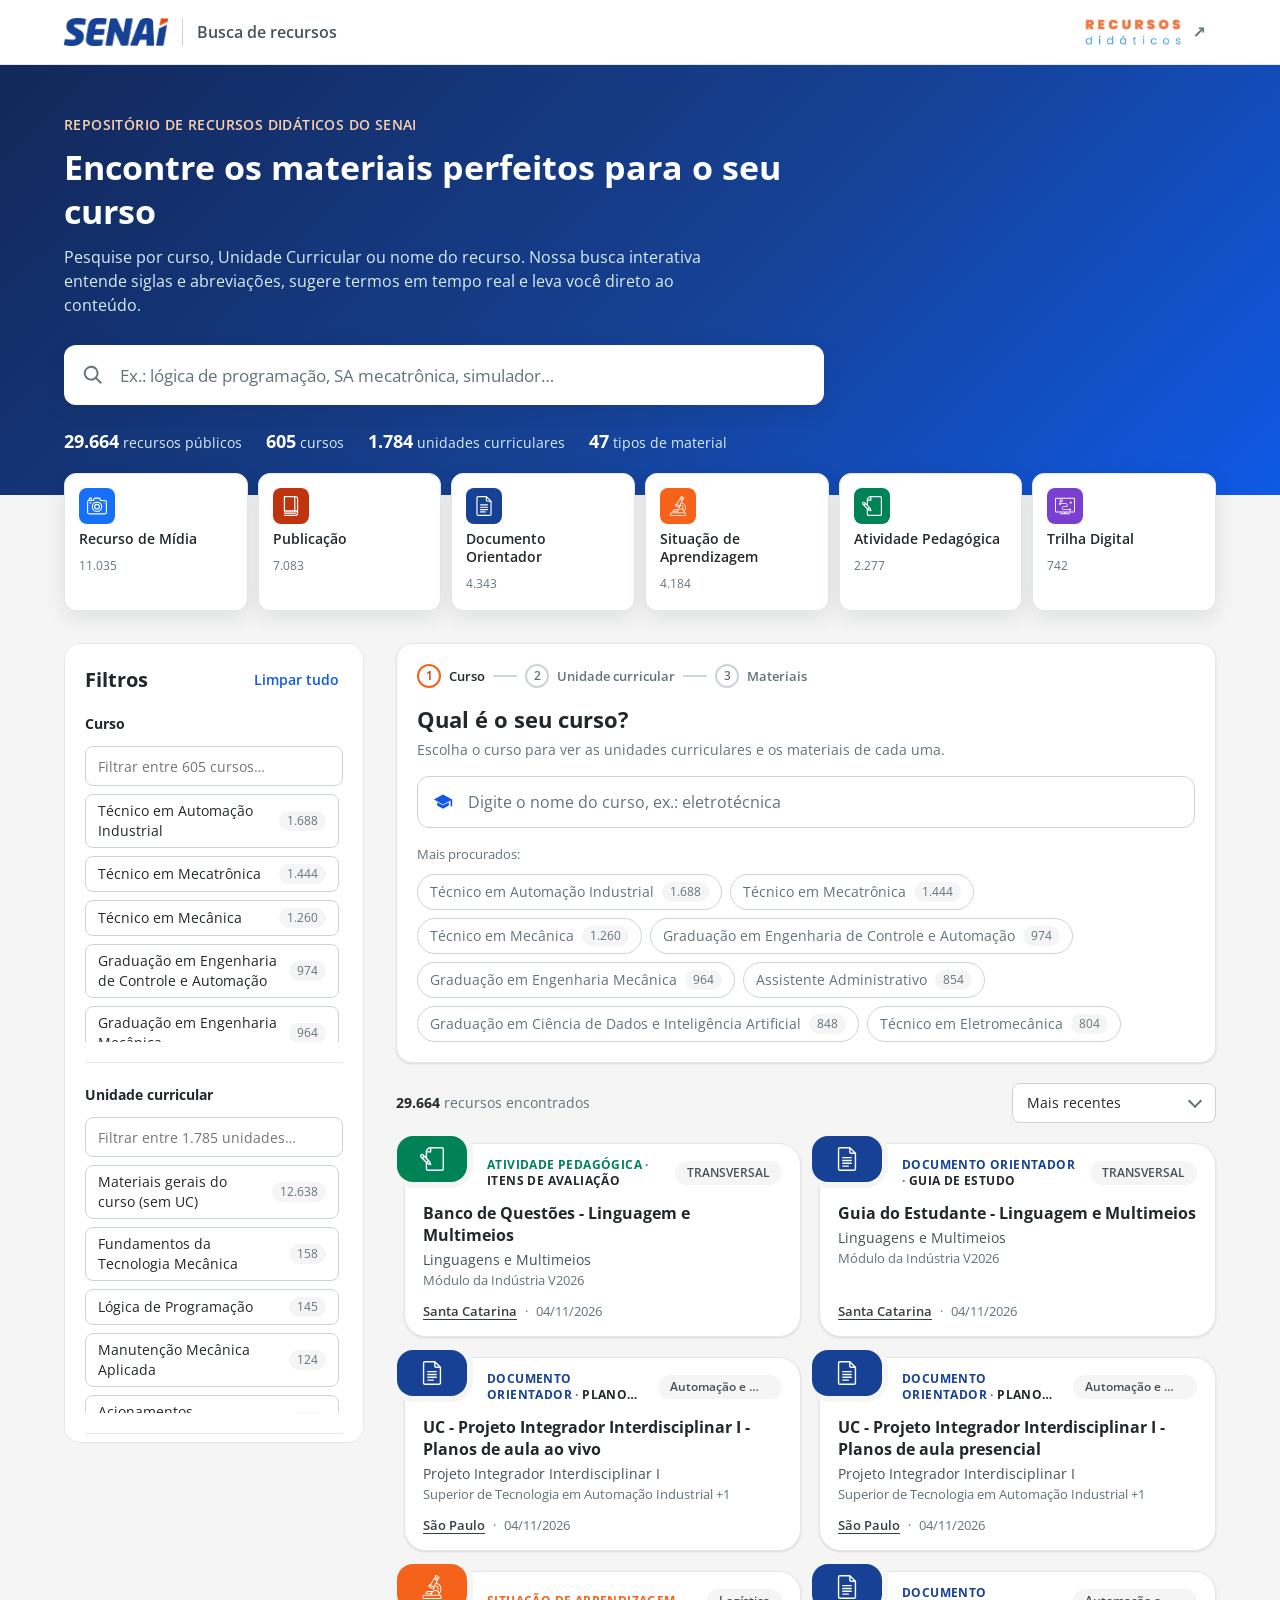
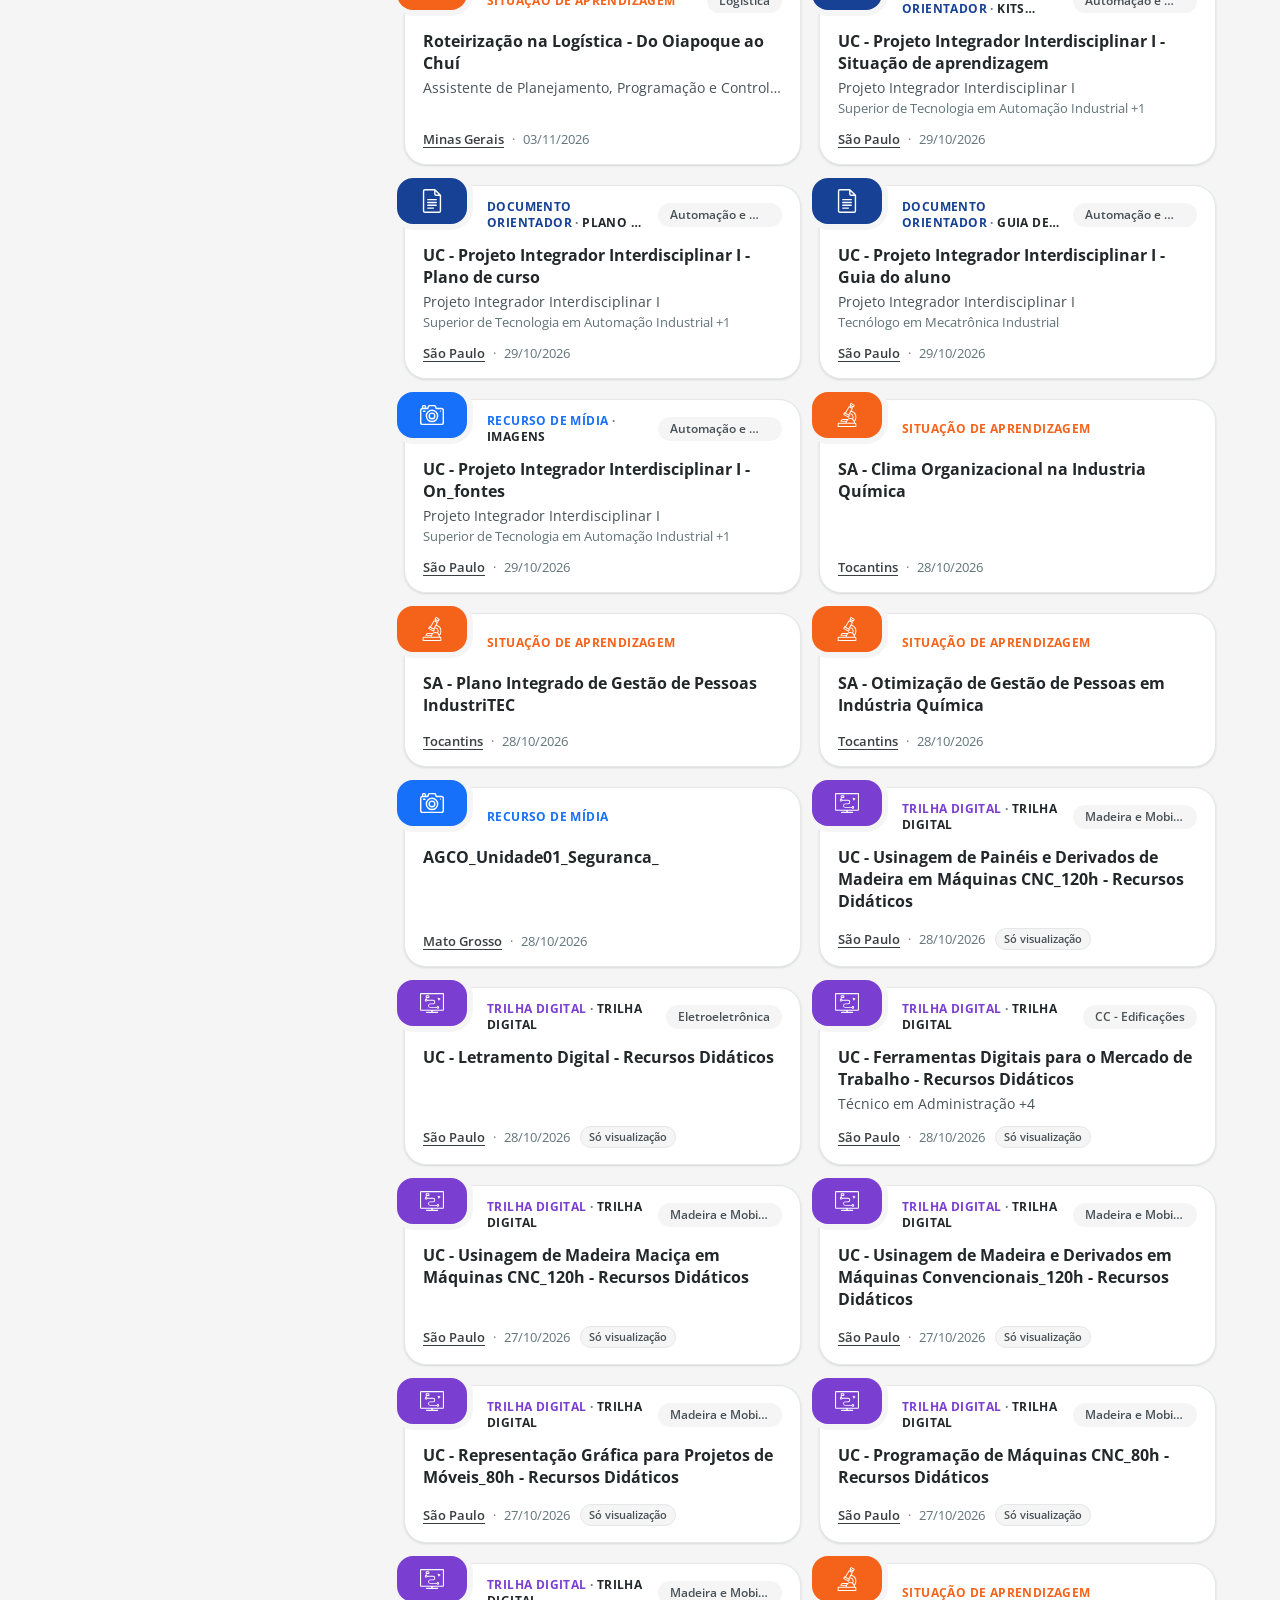
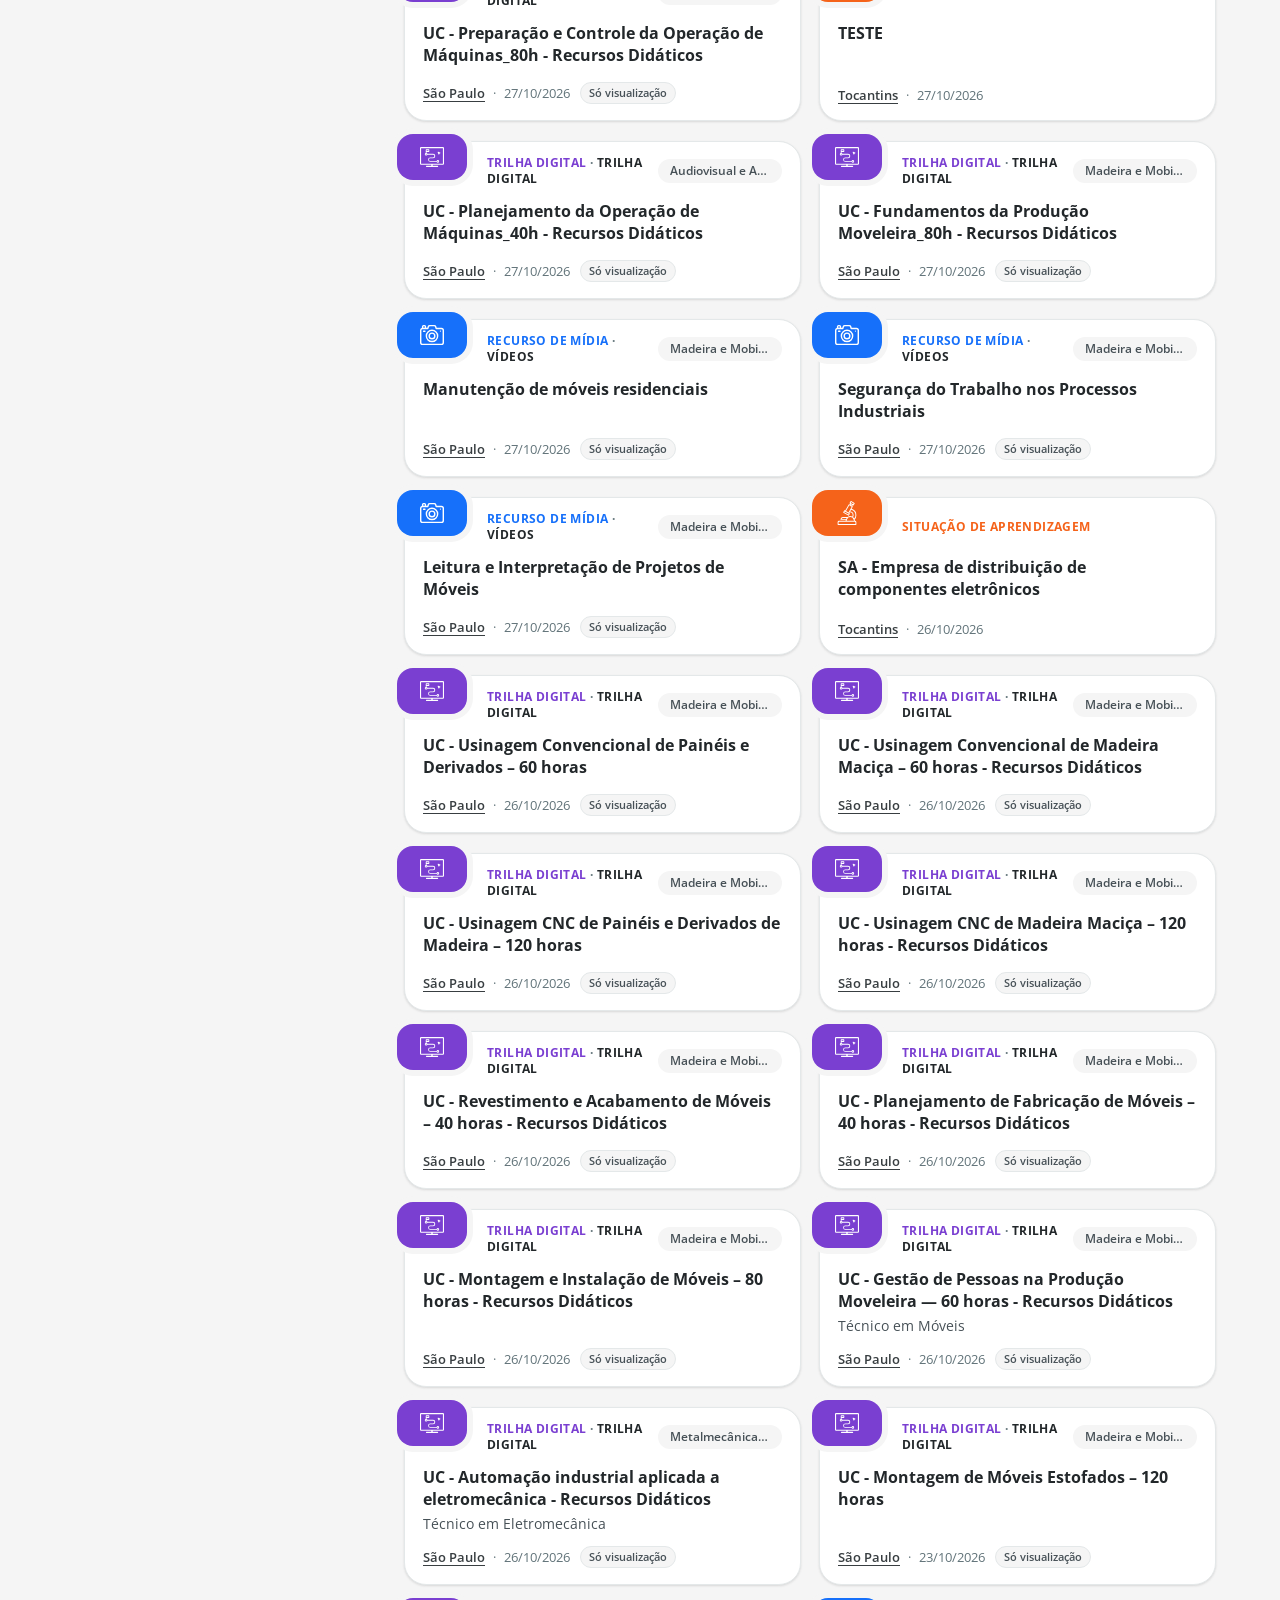
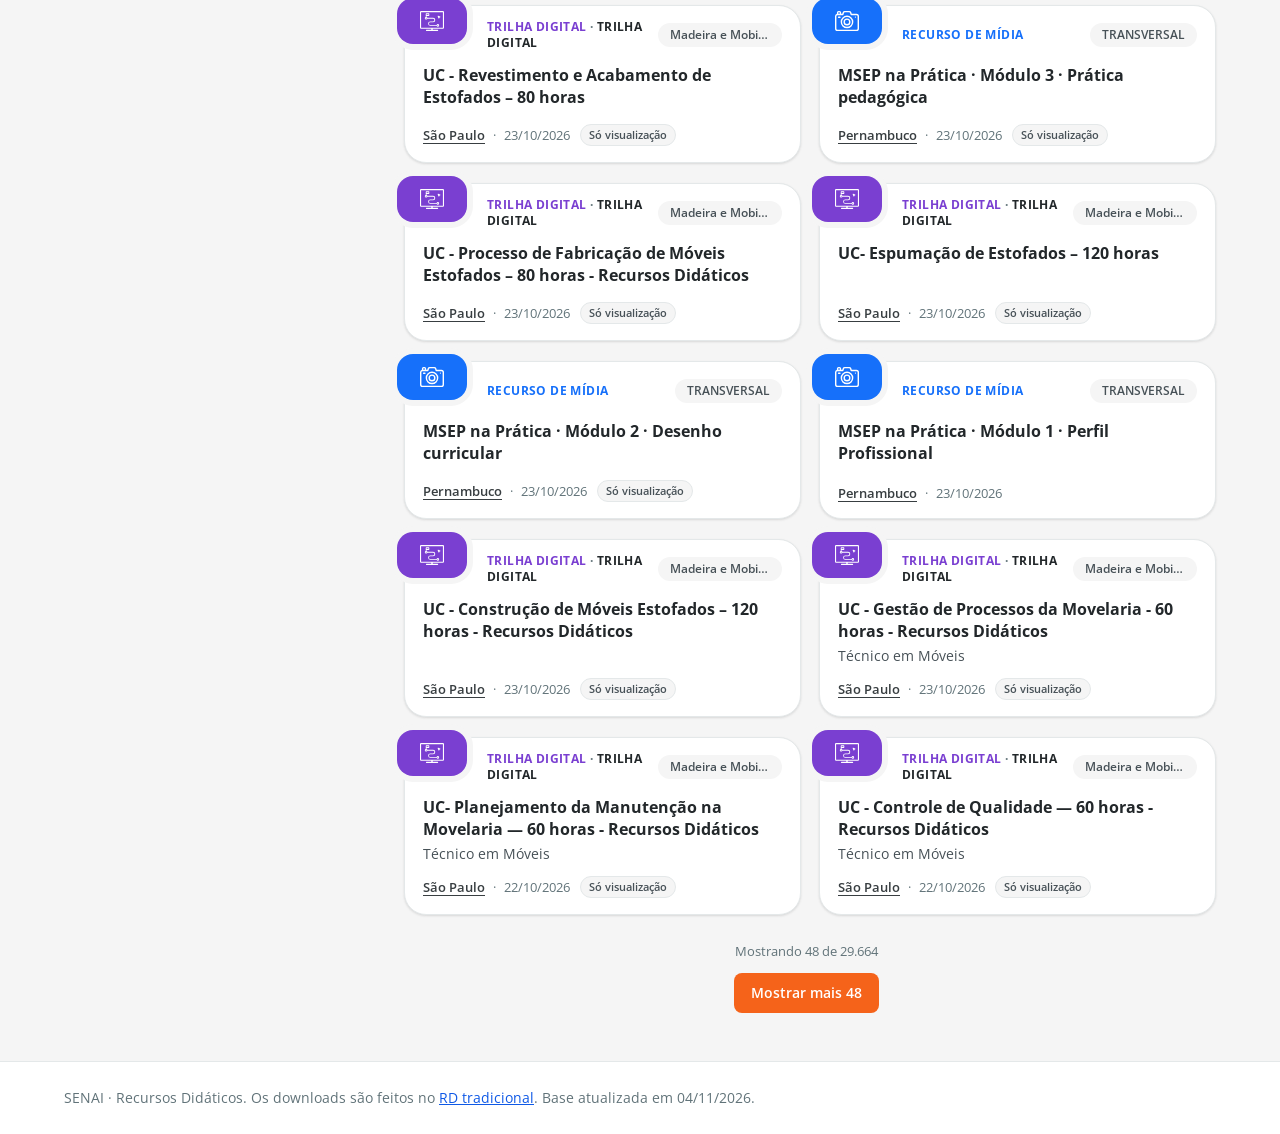
<file: index.html>
<!doctype html>
<html lang="pt-BR">
<head>
  <meta charset="utf-8">
  <meta name="viewport" content="width=device-width, initial-scale=1">
  <title>Busca de Recursos Didáticos | SENAI</title>
  <link rel="preconnect" href="https://fonts.googleapis.com">
  <link rel="preconnect" href="https://fonts.gstatic.com" crossorigin>
  <link href="https://fonts.googleapis.com/css2?family=Open+Sans:wght@400;500;600;700&display=swap" rel="stylesheet">
  <link rel="stylesheet" href="css/styles.css">
</head>
<body>
  <a class="skip" href="#resultados">Pular para os resultados</a>

  <header class="topbar">
    <div class="container topbar__inner">
      <div class="brand">
        <img class="brand__logo" src="img/senai-logo.png" alt="SENAI" width="104" height="28">
        <span class="brand__divider" aria-hidden="true"></span>
        <span class="brand__name">Busca de recursos</span>
      </div>
      <a class="rd-link" href="https://recursosdidaticos.senai.br/" target="_blank" rel="noopener" title="Ir para o RD tradicional">
        <img src="img/rd-logo.png" alt="Recursos Didáticos SENAI (RD tradicional)" width="104" height="34">
        <span class="rd-link__go" aria-hidden="true">↗</span>
      </a>
    </div>
  </header>

  <section class="hero">
    <div class="container">
      <p class="hero__eyebrow">Repositório de Recursos Didáticos do SENAI</p>
      <h1 class="hero__title">Encontre os materiais perfeitos para o seu curso</h1>
      <p class="hero__lead">Pesquise por curso, Unidade Curricular ou nome do recurso. Nossa busca interativa entende siglas e abreviações, sugere termos em tempo real e leva você direto ao conteúdo.</p>

      <div class="search" role="search">
        <svg class="search__icon" viewBox="0 0 24 24" width="22" height="22" aria-hidden="true"><path fill="currentColor" d="M10 2a8 8 0 0 1 6.32 12.9l5.39 5.39-1.42 1.42-5.39-5.39A8 8 0 1 1 10 2zm0 2a6 6 0 1 0 0 12 6 6 0 0 0 0-12z"/></svg>
        <input id="q" class="search__input" type="search" placeholder="Ex.: lógica de programação, SA mecatrônica, simulador…" autocomplete="off"
          aria-label="Buscar recursos" role="combobox" aria-autocomplete="list" aria-expanded="false" aria-controls="acMain">
        <button id="clearQ" class="search__clear" type="button" aria-label="Limpar busca" hidden>×</button>
        <div class="ac" id="acMain" role="listbox" aria-label="Sugestões" hidden></div>
      </div>

      <ul class="stats" id="stats"></ul>
    </div>
  </section>

  <section class="container quick-wrap" aria-label="Explorar por categoria">
    <div class="quick-list" id="quickCats"></div>
  </section>

  <main class="container layout">
    <aside class="filters" aria-label="Filtros">
      <div class="filters__head">
        <h2 class="filters__title">Filtros</h2>
        <button class="link-btn" id="resetFilters" type="button">Limpar tudo</button>
      </div>

      <div class="field">
        <label class="field__label" for="cursoQ">Curso</label>
        <input id="cursoQ" class="field__input" type="search" autocomplete="off">
        <div class="chips chips--stack chips--scroll" id="cursoList" role="group" aria-label="Cursos"></div>
      </div>

      <div class="field">
        <label class="field__label" for="ucQ">Unidade curricular</label>
        <input id="ucQ" class="field__input" type="search" autocomplete="off">
        <div class="chips chips--stack chips--scroll" id="ucList" role="group" aria-label="Unidades curriculares"></div>
      </div>

      <div class="field">
        <span class="field__label" id="catLabel">Categoria</span>
        <div class="chips chips--stack" id="catList" role="group" aria-labelledby="catLabel"></div>
      </div>

      <div class="field">
        <span class="field__label" id="tipoLabel">Tipo de material</span>
        <div class="chips" id="tipoList" role="group" aria-labelledby="tipoLabel"></div>
      </div>

      <div class="field">
        <label class="field__label" for="area">Área tecnológica</label>
        <div class="select"><select id="area"></select></div>
      </div>

      <div class="field">
        <label class="field__label" for="dep">Departamento regional</label>
        <div class="select"><select id="dep"></select></div>
      </div>

      <div class="field">
        <label class="check"><input type="checkbox" id="dl"> <span>Somente com download liberado</span></label>
      </div>
    </aside>

    <section class="results" id="resultados">
      <div class="guide" id="guide">
        <ol class="steps" id="steps" aria-label="Etapas da busca guiada"></ol>

        <div id="guideStart" hidden>
          <h2 class="guide__title">Qual é o seu curso?</h2>
          <p class="guide__lead">Escolha o curso para ver as unidades curriculares e os materiais de cada uma.</p>
          <div class="search search--guide">
            <svg class="search__icon" viewBox="0 0 24 24" width="20" height="20" aria-hidden="true"><path fill="currentColor" d="M12 3 1 9l11 6 9-4.91V17h2V9L12 3zm-7 9.18v4L12 20l7-3.82v-4L12 16l-7-3.82z"/></svg>
            <input id="guideQ" class="search__input" type="search" placeholder="Digite o nome do curso, ex.: eletrotécnica" autocomplete="off"
              aria-label="Buscar curso" role="combobox" aria-autocomplete="list" aria-expanded="false" aria-controls="acGuide">
            <div class="ac" id="acGuide" role="listbox" aria-label="Cursos sugeridos" hidden></div>
          </div>
          <div class="guide__popular"><span>Mais procurados:</span><div class="chips" id="guidePopular"></div></div>
        </div>

        <div id="guideCourse" hidden>
          <div class="guide__head">
            <div>
              <p class="guide__eyebrow">Seu curso</p>
              <h2 class="guide__title" id="gcName"></h2>
              <p class="guide__meta" id="gcMeta"></p>
            </div>
            <button type="button" class="btn btn--outline" data-remove="curso">Trocar curso</button>
          </div>
          <div class="guide__cats chips" id="gcCats" role="group" aria-label="Filtrar por categoria"></div>
          <div id="gcUcPick">
            <div class="guide__subhead">
              <h3>Escolha a unidade curricular</h3>
              <input id="gcUcQ" class="field__input" type="search" placeholder="Filtrar unidades…" autocomplete="off" aria-label="Filtrar unidades curriculares">
            </div>
            <div class="uc-grid" id="gcUcs"></div>
            <div id="ucMore"></div>
          </div>
          <div class="guide__ucsel" id="gcUcSel" hidden></div>
        </div>
      </div>

      <div class="results__bar">
        <p class="results__count" id="count" aria-live="polite"></p>
        <div class="results__tools">
          <div class="select select--sm">
            <select id="ordem" aria-label="Ordenar por"></select>
          </div>
          <button class="btn btn--outline filters-toggle" id="openFilters" type="button">Filtros</button>
        </div>
      </div>
      <div class="active-filters" id="activeFilters"></div>
      <div id="notice" aria-live="polite"></div>
      <div id="list"></div>
    </section>
  </main>

  <footer class="footer">
    <div class="container">
      <p>SENAI · Recursos Didáticos. Os downloads são feitos no <a href="https://recursosdidaticos.senai.br/" target="_blank" rel="noopener">RD tradicional</a>. <span id="updated"></span></p>
    </div>
  </footer>

  <script src="data/recursos.js"></script>
  <script src="js/app.js"></script>
</body>
</html>
</file>
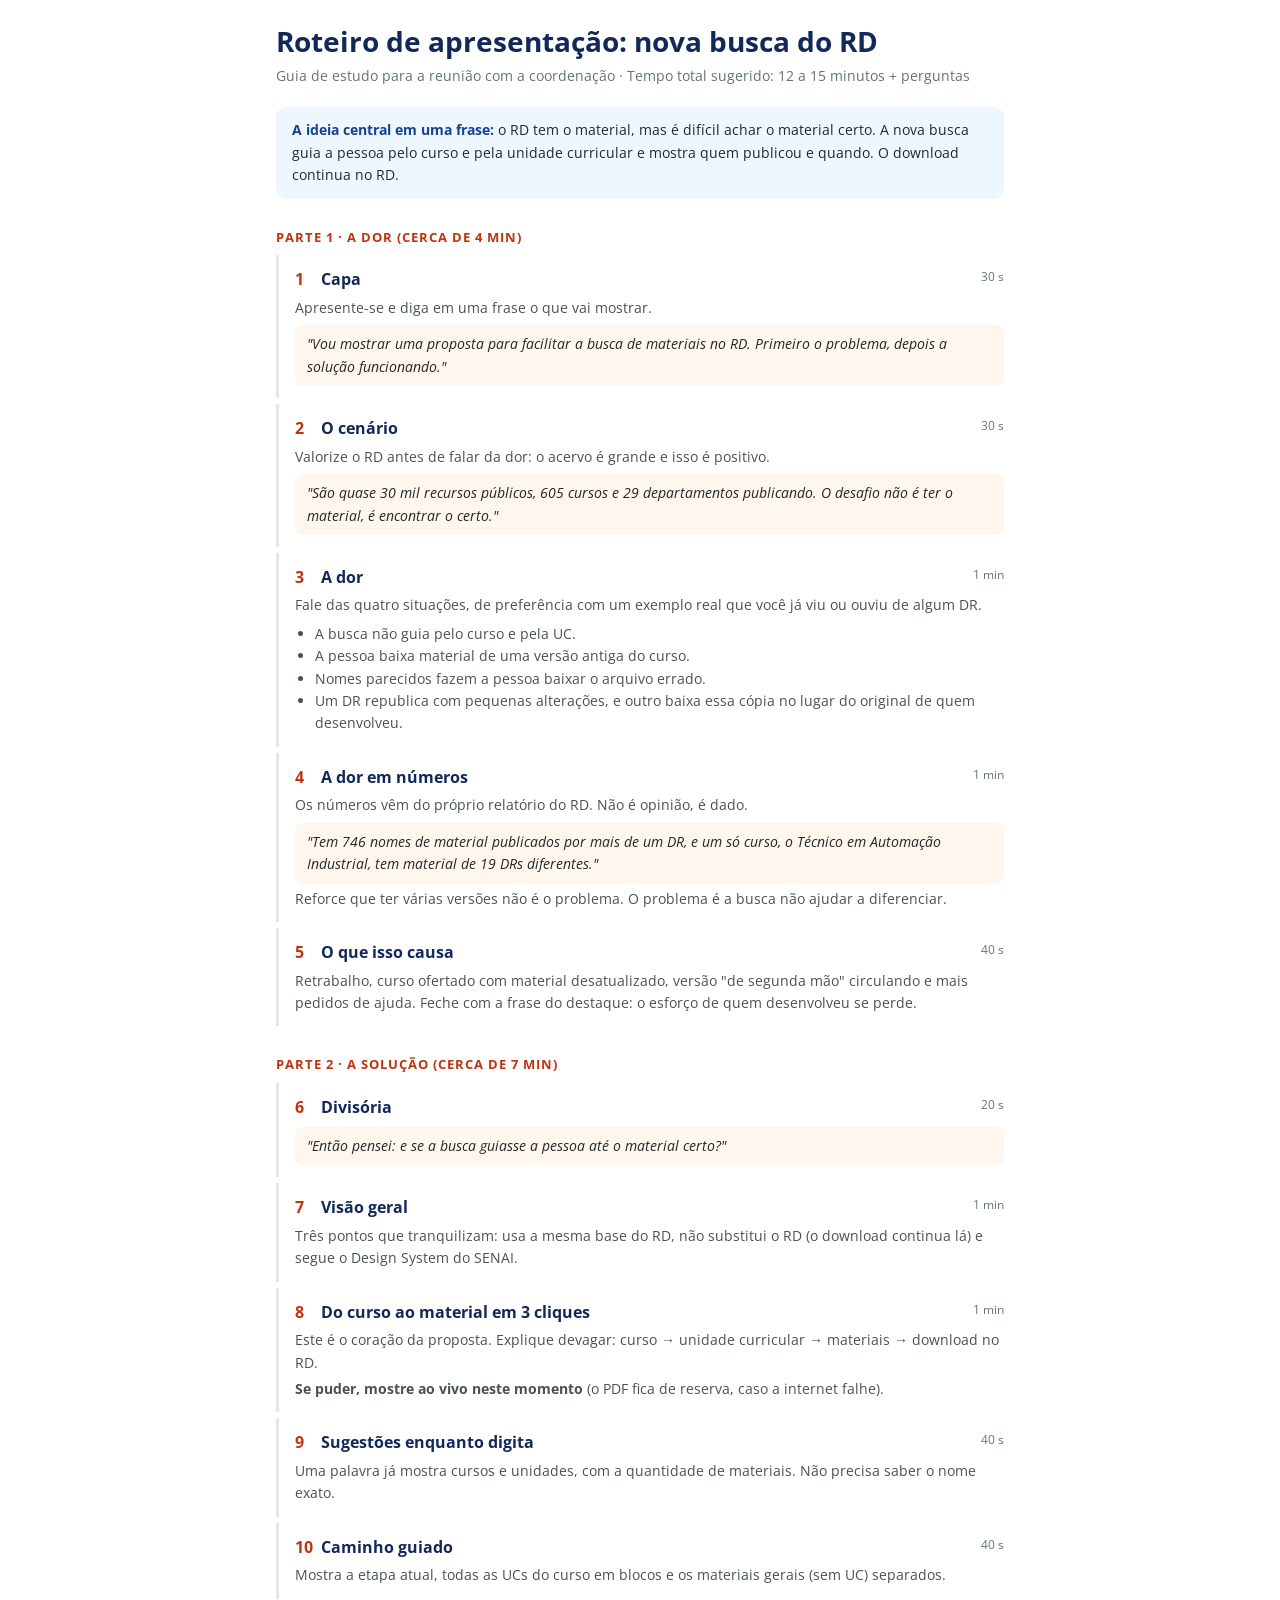
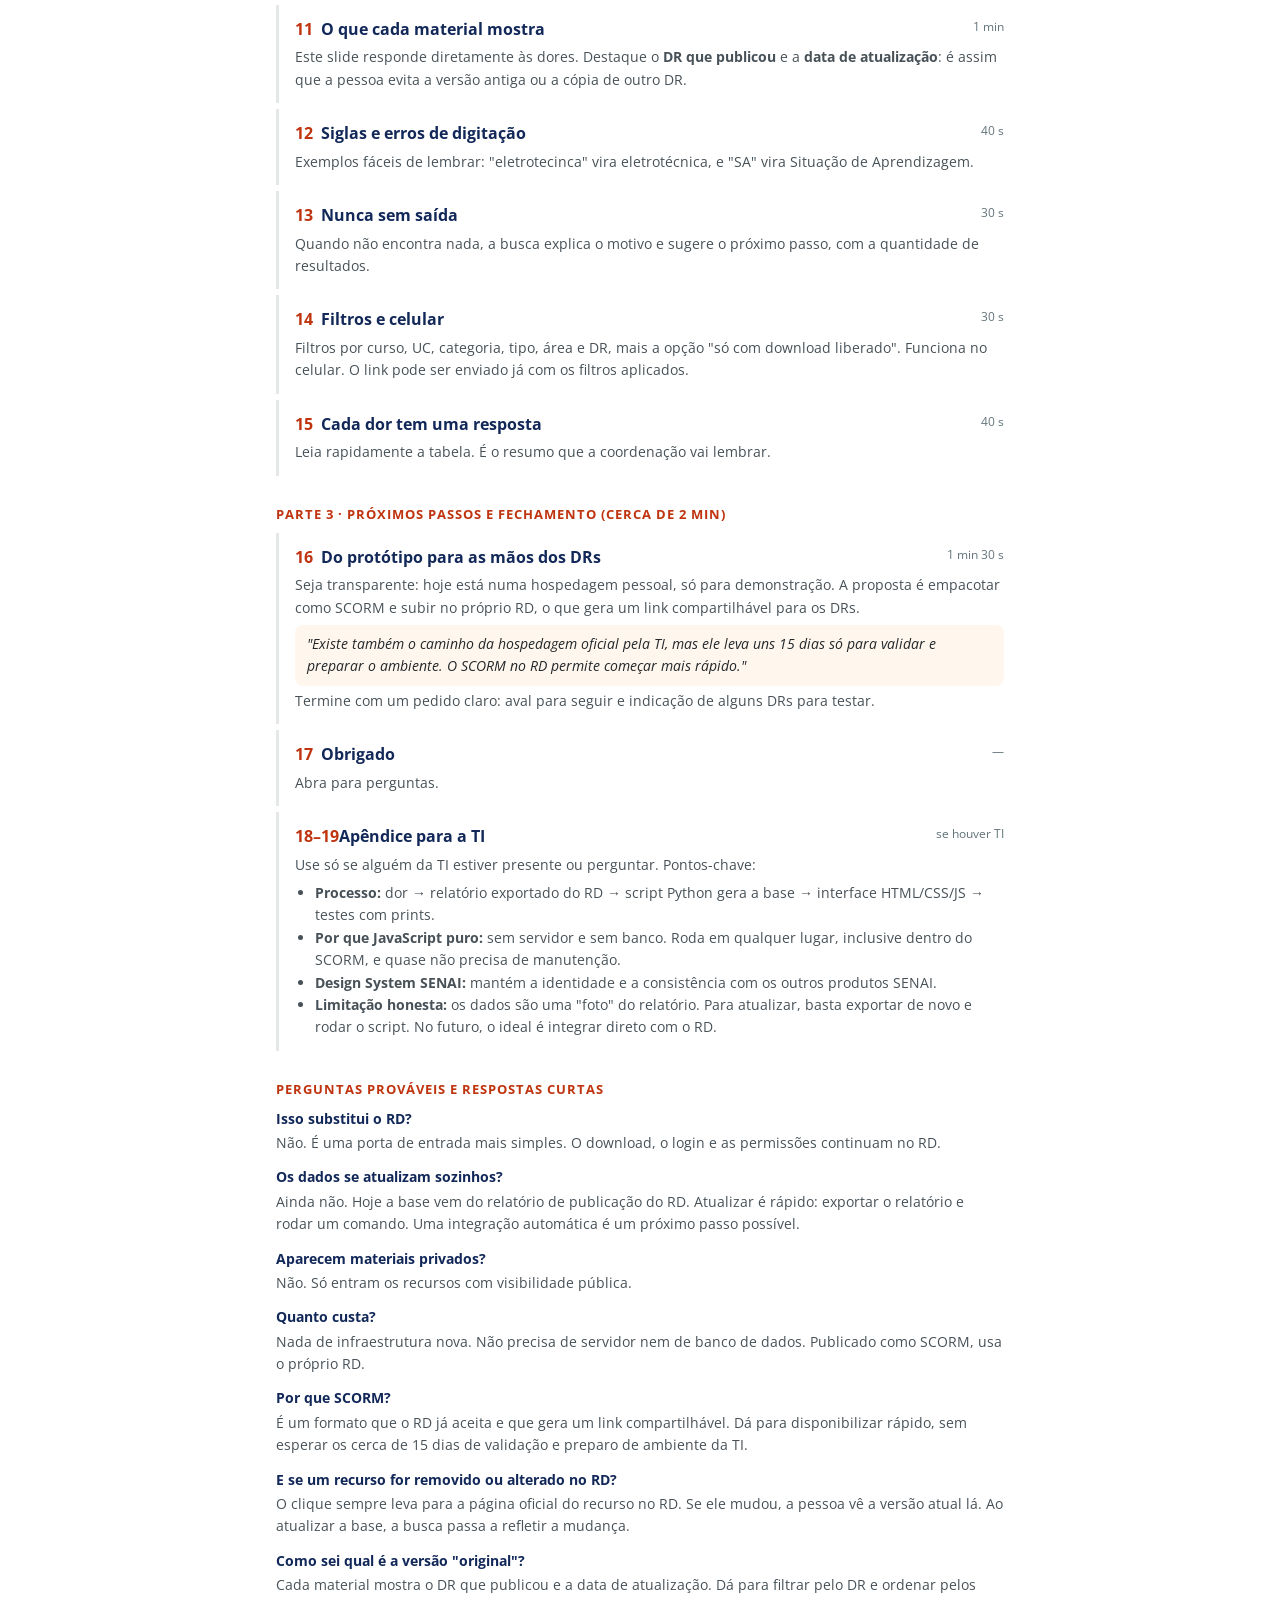
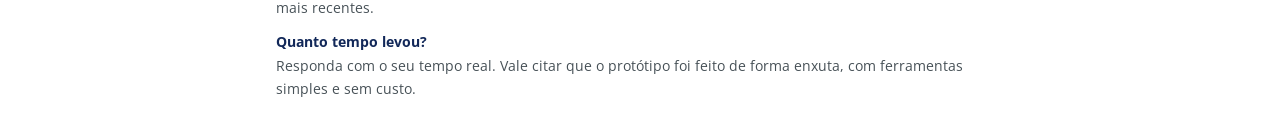
<file: apresentacao/roteiro.html>
<!doctype html>
<html lang="pt-BR">
<head>
<meta charset="utf-8">
<title>Roteiro de Apresentação</title>
<link href="https://fonts.googleapis.com/css2?family=Open+Sans:wght@400;600;700;800&display=swap" rel="stylesheet">
<style>
:root { --or: #f5631a; --or-d: #bf340f; --or-50: #fff6ed; --bl-9: #164194; --bl-95: #122859; --bl-50: #eef7ff; --n150: #e4e8e9; --n500: #617379; --n700: #475157; --n950: #22272a; }
@page { size: A4; margin: 18mm 16mm; }
* { box-sizing: border-box; }
body { margin: 0 auto; max-width: 760px; padding: 24px 16px; font: 14px/1.6 "Open Sans", Arial, sans-serif; color: var(--n950); background: #fff; -webkit-print-color-adjust: exact; print-color-adjust: exact; }
h1 { margin: 0; font-size: 28px; line-height: 1.25; color: var(--bl-95); }
.sub { margin: 6px 0 20px; color: var(--n500); }
.tip { padding: 12px 16px; border-radius: 10px; background: var(--bl-50); margin-bottom: 22px; }
.tip b { color: var(--bl-9); }
h2 { margin: 28px 0 8px; font-size: 13px; letter-spacing: 1px; text-transform: uppercase; color: var(--or-d); }
.s { break-inside: avoid; padding: 12px 0 12px 16px; border-left: 3px solid var(--n150); margin: 0 0 6px; }
.s h3 { margin: 0; font-size: 16px; color: var(--bl-95); }
.s h3 span { display: inline-block; min-width: 26px; color: var(--or-d); }
.s p { margin: 4px 0 0; color: var(--n700); }
.s .say { margin-top: 6px; padding: 8px 12px; border-radius: 8px; background: var(--or-50); color: var(--n950); font-style: italic; }
.s .time { float: right; font-size: 12px; color: var(--n500); }
.qa { break-inside: avoid; margin: 0 0 12px; }
.qa b { display: block; color: var(--bl-95); }
.qa p { margin: 2px 0 0; color: var(--n700); }
ul { margin: 6px 0 0; padding-left: 20px; color: var(--n700); }
</style>
</head>
<body>
<h1>Roteiro de apresentação: nova busca do RD</h1>
<p class="sub">Guia de estudo para a reunião com a coordenação · Tempo total sugerido: 12 a 15 minutos + perguntas</p>

<div class="tip"><b>A ideia central em uma frase:</b> o RD tem o material, mas é difícil achar o material certo. A nova busca guia a pessoa pelo curso e pela unidade curricular e mostra quem publicou e quando. O download continua no RD.</div>

<h2>Parte 1 · A dor (cerca de 4 min)</h2>

<div class="s"><span class="time">30 s</span><h3><span>1</span>Capa</h3>
<p>Apresente-se e diga em uma frase o que vai mostrar.</p>
<p class="say">"Vou mostrar uma proposta para facilitar a busca de materiais no RD. Primeiro o problema, depois a solução funcionando."</p></div>

<div class="s"><span class="time">30 s</span><h3><span>2</span>O cenário</h3>
<p>Valorize o RD antes de falar da dor: o acervo é grande e isso é positivo.</p>
<p class="say">"São quase 30 mil recursos públicos, 605 cursos e 29 departamentos publicando. O desafio não é ter o material, é encontrar o certo."</p></div>

<div class="s"><span class="time">1 min</span><h3><span>3</span>A dor</h3>
<p>Fale das quatro situações, de preferência com um exemplo real que você já viu ou ouviu de algum DR.</p>
<ul><li>A busca não guia pelo curso e pela UC.</li><li>A pessoa baixa material de uma versão antiga do curso.</li><li>Nomes parecidos fazem a pessoa baixar o arquivo errado.</li><li>Um DR republica com pequenas alterações, e outro baixa essa cópia no lugar do original de quem desenvolveu.</li></ul></div>

<div class="s"><span class="time">1 min</span><h3><span>4</span>A dor em números</h3>
<p>Os números vêm do próprio relatório do RD. Não é opinião, é dado.</p>
<p class="say">"Tem 746 nomes de material publicados por mais de um DR, e um só curso, o Técnico em Automação Industrial, tem material de 19 DRs diferentes."</p>
<p>Reforce que ter várias versões não é o problema. O problema é a busca não ajudar a diferenciar.</p></div>

<div class="s"><span class="time">40 s</span><h3><span>5</span>O que isso causa</h3>
<p>Retrabalho, curso ofertado com material desatualizado, versão "de segunda mão" circulando e mais pedidos de ajuda. Feche com a frase do destaque: o esforço de quem desenvolveu se perde.</p></div>

<h2>Parte 2 · A solução (cerca de 7 min)</h2>

<div class="s"><span class="time">20 s</span><h3><span>6</span>Divisória</h3>
<p class="say">"Então pensei: e se a busca guiasse a pessoa até o material certo?"</p></div>

<div class="s"><span class="time">1 min</span><h3><span>7</span>Visão geral</h3>
<p>Três pontos que tranquilizam: usa a mesma base do RD, não substitui o RD (o download continua lá) e segue o Design System do SENAI.</p></div>

<div class="s"><span class="time">1 min</span><h3><span>8</span>Do curso ao material em 3 cliques</h3>
<p>Este é o coração da proposta. Explique devagar: curso → unidade curricular → materiais → download no RD.</p>
<p><b>Se puder, mostre ao vivo neste momento</b> (o PDF fica de reserva, caso a internet falhe).</p></div>

<div class="s"><span class="time">40 s</span><h3><span>9</span>Sugestões enquanto digita</h3>
<p>Uma palavra já mostra cursos e unidades, com a quantidade de materiais. Não precisa saber o nome exato.</p></div>

<div class="s"><span class="time">40 s</span><h3><span>10</span>Caminho guiado</h3>
<p>Mostra a etapa atual, todas as UCs do curso em blocos e os materiais gerais (sem UC) separados.</p></div>

<div class="s"><span class="time">1 min</span><h3><span>11</span>O que cada material mostra</h3>
<p>Este slide responde diretamente às dores. Destaque o <b>DR que publicou</b> e a <b>data de atualização</b>: é assim que a pessoa evita a versão antiga ou a cópia de outro DR.</p></div>

<div class="s"><span class="time">40 s</span><h3><span>12</span>Siglas e erros de digitação</h3>
<p>Exemplos fáceis de lembrar: "eletrotecinca" vira eletrotécnica, e "SA" vira Situação de Aprendizagem.</p></div>

<div class="s"><span class="time">30 s</span><h3><span>13</span>Nunca sem saída</h3>
<p>Quando não encontra nada, a busca explica o motivo e sugere o próximo passo, com a quantidade de resultados.</p></div>

<div class="s"><span class="time">30 s</span><h3><span>14</span>Filtros e celular</h3>
<p>Filtros por curso, UC, categoria, tipo, área e DR, mais a opção "só com download liberado". Funciona no celular. O link pode ser enviado já com os filtros aplicados.</p></div>

<div class="s"><span class="time">40 s</span><h3><span>15</span>Cada dor tem uma resposta</h3>
<p>Leia rapidamente a tabela. É o resumo que a coordenação vai lembrar.</p></div>

<h2>Parte 3 · Próximos passos e fechamento (cerca de 2 min)</h2>

<div class="s"><span class="time">1 min 30 s</span><h3><span>16</span>Do protótipo para as mãos dos DRs</h3>
<p>Seja transparente: hoje está numa hospedagem pessoal, só para demonstração. A proposta é empacotar como SCORM e subir no próprio RD, o que gera um link compartilhável para os DRs.</p>
<p class="say">"Existe também o caminho da hospedagem oficial pela TI, mas ele leva uns 15 dias só para validar e preparar o ambiente. O SCORM no RD permite começar mais rápido."</p>
<p>Termine com um pedido claro: aval para seguir e indicação de alguns DRs para testar.</p></div>

<div class="s"><span class="time">—</span><h3><span>17</span>Obrigado</h3>
<p>Abra para perguntas.</p></div>

<div class="s"><span class="time">se houver TI</span><h3><span>18–19</span>Apêndice para a TI</h3>
<p>Use só se alguém da TI estiver presente ou perguntar. Pontos-chave:</p>
<ul><li><b>Processo:</b> dor → relatório exportado do RD → script Python gera a base → interface HTML/CSS/JS → testes com prints.</li>
<li><b>Por que JavaScript puro:</b> sem servidor e sem banco. Roda em qualquer lugar, inclusive dentro do SCORM, e quase não precisa de manutenção.</li>
<li><b>Design System SENAI:</b> mantém a identidade e a consistência com os outros produtos SENAI.</li>
<li><b>Limitação honesta:</b> os dados são uma "foto" do relatório. Para atualizar, basta exportar de novo e rodar o script. No futuro, o ideal é integrar direto com o RD.</li></ul></div>

<h2>Perguntas prováveis e respostas curtas</h2>

<div class="qa"><b>Isso substitui o RD?</b><p>Não. É uma porta de entrada mais simples. O download, o login e as permissões continuam no RD.</p></div>
<div class="qa"><b>Os dados se atualizam sozinhos?</b><p>Ainda não. Hoje a base vem do relatório de publicação do RD. Atualizar é rápido: exportar o relatório e rodar um comando. Uma integração automática é um próximo passo possível.</p></div>
<div class="qa"><b>Aparecem materiais privados?</b><p>Não. Só entram os recursos com visibilidade pública.</p></div>
<div class="qa"><b>Quanto custa?</b><p>Nada de infraestrutura nova. Não precisa de servidor nem de banco de dados. Publicado como SCORM, usa o próprio RD.</p></div>
<div class="qa"><b>Por que SCORM?</b><p>É um formato que o RD já aceita e que gera um link compartilhável. Dá para disponibilizar rápido, sem esperar os cerca de 15 dias de validação e preparo de ambiente da TI.</p></div>
<div class="qa"><b>E se um recurso for removido ou alterado no RD?</b><p>O clique sempre leva para a página oficial do recurso no RD. Se ele mudou, a pessoa vê a versão atual lá. Ao atualizar a base, a busca passa a refletir a mudança.</p></div>
<div class="qa"><b>Como sei qual é a versão "original"?</b><p>Cada material mostra o DR que publicou e a data de atualização. Dá para filtrar pelo DR e ordenar pelos mais recentes.</p></div>
<div class="qa"><b>Quanto tempo levou?</b><p>Responda com o seu tempo real. Vale citar que o protótipo foi feito de forma enxuta, com ferramentas simples e sem custo.</p></div>
</body>
</html>
</file>
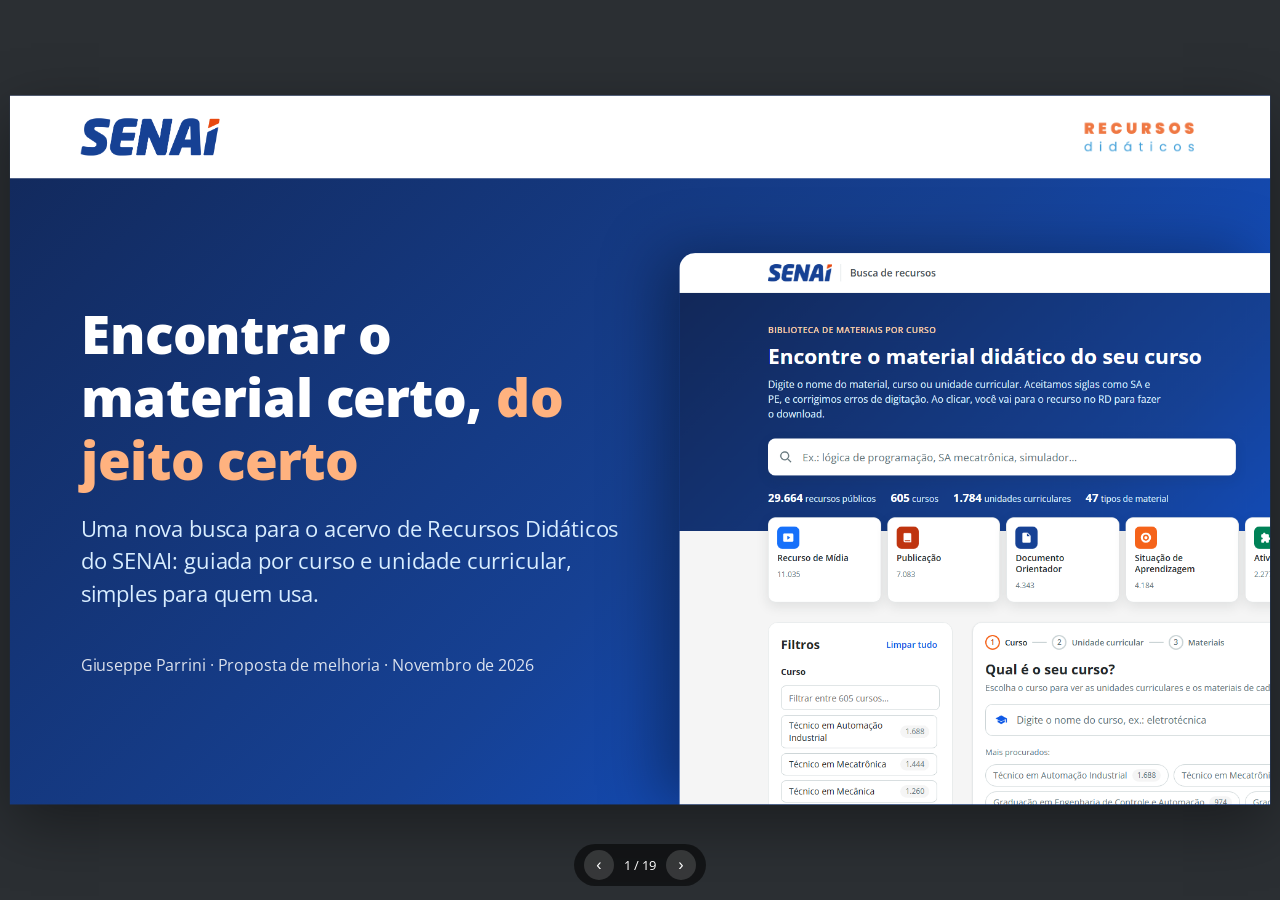
<file: apresentacao/slides.html>
<!doctype html>
<html lang="pt-BR">
<head>
<meta charset="utf-8">
<meta name="viewport" content="width=device-width, initial-scale=1">
<title>Nova Busca do RD</title>
<link href="https://fonts.googleapis.com/css2?family=Open+Sans:wght@400;600;700;800&display=swap" rel="stylesheet">
<style>
:root {
  --or: #f5631a; --or-d: #bf340f; --or-50: #fff6ed; --or-100: #feead6;
  --bl: #1670fa; --bl-9: #164194; --bl-95: #122859; --bl-50: #eef7ff; --bl-100: #d8edff;
  --n0: #fff; --n50: #f7f8f9; --n100: #f2f4f5; --n150: #e4e8e9; --n500: #617379; --n700: #475157; --n950: #22272a;
  --hero: linear-gradient(135deg, #122859 0%, #164194 55%, #0f59e6 100%);
}
* { box-sizing: border-box; }
html, body { margin: 0; background: #2b2f33; font-family: "Open Sans", Arial, sans-serif; color: var(--n950); -webkit-print-color-adjust: exact; print-color-adjust: exact; }
h1, h2, h3, p { margin: 0; }

.slide { position: relative; width: 1280px; height: 720px; overflow: hidden; background: var(--n0); padding: 56px 72px 48px; display: flex; flex-direction: column; }
.slide + .slide { margin-top: 24px; }
.tag { display: inline-flex; align-self: flex-start; align-items: center; gap: 8px; font-size: 14px; font-weight: 700; letter-spacing: 1.2px; text-transform: uppercase; color: var(--or-d); }
.tag::before { content: ""; width: 22px; height: 4px; border-radius: 2px; background: var(--or); }
.title { margin-top: 10px; font-size: 40px; line-height: 50px; font-weight: 800; letter-spacing: -.4px; color: var(--bl-95); }
.lead { margin-top: 12px; font-size: 20px; line-height: 30px; color: var(--n700); max-width: 900px; }
.foot { position: absolute; left: 72px; right: 72px; bottom: 22px; display: flex; justify-content: space-between; font-size: 12px; color: var(--n500); }
.foot img { height: 16px; }
.num { font-variant-numeric: tabular-nums; }
.body { flex: 1; min-height: 0; margin-top: 28px; display: flex; gap: 40px; }
.col { flex: 1; min-width: 0; display: flex; flex-direction: column; }

/* telas */
.shot { position: relative; border-radius: 14px; overflow: hidden; background: var(--n100); border: 1px solid var(--n150); box-shadow: 0 18px 40px rgba(18, 40, 89, .18); }
.shot img { display: block; width: 100%; }
.crop { position: relative; overflow: hidden; border-radius: 14px; border: 1px solid var(--n150); box-shadow: 0 18px 40px rgba(18, 40, 89, .18); background: #f4f4f4; }
.crop img { position: absolute; top: 0; left: 0; transform-origin: 0 0; }
.bar { height: 26px; display: flex; align-items: center; gap: 6px; padding: 0 12px; background: var(--n150); }
.bar i { width: 9px; height: 9px; border-radius: 50%; background: var(--n0); }

/* listas */
.points { list-style: none; margin: 0; padding: 0; display: flex; flex-direction: column; gap: 18px; }
.points li { display: flex; gap: 14px; font-size: 19px; line-height: 27px; color: var(--n700); }
.points li b { color: var(--n950); }
.points .ic { flex: none; width: 34px; height: 34px; border-radius: 10px; display: grid; place-items: center; background: var(--or-50); color: var(--or-d); font-weight: 800; font-size: 16px; }
.points.blue .ic { background: var(--bl-50); color: var(--bl-9); }

/* capa */
.cover { padding: 0; background: var(--hero); color: #fff; }
.cover__top { display: flex; align-items: center; justify-content: space-between; height: 84px; padding: 0 72px; background: #fff; }
.cover__top img.s { height: 38px; }
.cover__top img.r { height: 40px; }
.cover__body { flex: 1; display: flex; align-items: center; gap: 48px; padding: 0 0 0 72px; }
.cover__text { flex: 0 0 560px; }
.cover h1 { font-size: 54px; line-height: 64px; font-weight: 800; letter-spacing: -.6px; }
.cover h1 em { font-style: normal; color: #ffb27f; }
.cover p { margin-top: 22px; font-size: 22px; line-height: 33px; color: var(--bl-100); }
.cover .who { margin-top: 40px; font-size: 16px; color: #fff; opacity: .85; }
.cover__img { flex: 1; align-self: flex-end; height: 560px; border-radius: 16px 0 0 0; overflow: hidden; box-shadow: -20px 0 60px rgba(0, 0, 0, .35); }
.cover__img img { width: 900px; display: block; }

/* números */
.stats { display: grid; grid-template-columns: repeat(4, 1fr); gap: 20px; }
.stat { padding: 26px 24px; border-radius: 18px; background: var(--n50); border: 1px solid var(--n150); }
.stat > b { display: block; font-size: 48px; line-height: 56px; font-weight: 800; color: var(--bl-9); }
.stat span { display: block; margin-top: 6px; font-size: 17px; line-height: 24px; color: var(--n700); }
.stat.or > b { color: var(--or-d); }
.note { margin-top: auto; font-size: 13px; color: var(--n500); }

/* cards de dor */
.pains { display: grid; grid-template-columns: repeat(2, 1fr); gap: 20px; }
.pain { display: flex; gap: 18px; padding: 24px; border-radius: 18px; border: 1px solid var(--n150); background: var(--n0); box-shadow: 0 6px 18px rgba(18, 40, 89, .06); }
.pain__ic { flex: none; width: 52px; height: 52px; border-radius: 14px; display: grid; place-items: center; background: var(--or-50); color: var(--or-d); }
.pain__ic svg { width: 28px; height: 28px; }
.pain h3 { font-size: 21px; line-height: 28px; font-weight: 700; color: var(--bl-95); }
.pain p { margin-top: 6px; font-size: 16px; line-height: 24px; color: var(--n700); }

.quote { margin-top: 22px; padding: 18px 24px; border-left: 5px solid var(--or); background: var(--or-50); border-radius: 0 14px 14px 0; font-size: 19px; line-height: 28px; color: var(--n950); }

/* divisória */
.divider { background: var(--hero); color: #fff; justify-content: center; }
.divider .tag { color: #ffb27f; }
.divider .tag::before { background: #ffb27f; }
.divider h2 { margin-top: 14px; font-size: 64px; line-height: 74px; font-weight: 800; letter-spacing: -.8px; }
.divider p { margin-top: 18px; max-width: 820px; font-size: 24px; line-height: 36px; color: var(--bl-100); }

/* passos */
.steps { display: grid; grid-template-columns: repeat(4, 1fr); gap: 18px; margin-top: 30px; }
.step { display: flex; flex-direction: column; gap: 12px; }
.step__n { display: flex; align-items: center; gap: 10px; font-size: 15px; font-weight: 700; color: var(--or-d); text-transform: uppercase; letter-spacing: .8px; }
.step__n b { width: 32px; height: 32px; border-radius: 50%; display: grid; place-items: center; background: var(--or); color: #fff; font-size: 16px; letter-spacing: 0; }
.step h3 { font-size: 20px; line-height: 26px; color: var(--bl-95); }
.step p { font-size: 15px; line-height: 22px; color: var(--n700); }
.step .crop { height: 270px; }

/* tabela dor x solução */
.map { display: flex; flex-direction: column; gap: 12px; margin-top: 26px; }
.map__row { display: grid; grid-template-columns: 1fr 44px 1.25fr; align-items: center; }
.map__d, .map__s { padding: 14px 20px; border-radius: 14px; font-size: 17px; line-height: 24px; }
.map__d { background: var(--or-50); color: var(--n950); }
.map__s { background: var(--bl-50); color: var(--n950); }
.map__s b { color: var(--bl-9); }
.map__a { text-align: center; font-size: 22px; color: var(--n500); }
.map__h { display: grid; grid-template-columns: 1fr 44px 1.25fr; font-size: 13px; font-weight: 700; letter-spacing: 1px; text-transform: uppercase; color: var(--n500); }

/* linha do tempo */
.road { display: grid; grid-template-columns: repeat(3, 1fr); gap: 22px; margin-top: 30px; }
.phase { position: relative; padding: 24px; border-radius: 18px; border: 1px solid var(--n150); background: var(--n0); }
.phase.now { border: 2px solid var(--or); background: var(--or-50); }
.phase__k { font-size: 13px; font-weight: 700; letter-spacing: 1px; text-transform: uppercase; color: var(--n500); }
.phase.now .phase__k { color: var(--or-d); }
.phase h3 { margin-top: 6px; font-size: 22px; line-height: 29px; color: var(--bl-95); }
.phase ul { margin: 12px 0 0; padding-left: 20px; font-size: 16px; line-height: 24px; color: var(--n700); }
.phase li + li { margin-top: 6px; }
.callout { margin-top: 22px; display: flex; gap: 18px; align-items: center; padding: 18px 24px; border-radius: 16px; background: var(--bl-50); font-size: 17px; line-height: 26px; color: var(--n950); }
.callout b { color: var(--bl-9); }

/* final */
.end { background: var(--hero); color: #fff; justify-content: center; align-items: center; text-align: center; }
.end h2 { font-size: 72px; line-height: 80px; font-weight: 800; }
.end p { margin-top: 18px; font-size: 24px; color: var(--bl-100); }

/* apêndice TI */
.ti { background: var(--n50); }
.ti .tag { color: var(--bl-9); }
.ti .tag::before { background: var(--bl); }
.box { padding: 20px 22px; border-radius: 16px; background: var(--n0); border: 1px solid var(--n150); }
.box h3 { font-size: 18px; line-height: 24px; color: var(--bl-95); }
.box p, .box li { font-size: 15px; line-height: 22px; color: var(--n700); }
.box p { margin-top: 6px; }
.box ul { margin: 8px 0 0; padding-left: 18px; }
.box li + li { margin-top: 4px; }
.grid2 { display: grid; grid-template-columns: 1fr 1fr; gap: 16px; }
.flow { display: flex; align-items: stretch; gap: 10px; }
.flow > div { flex: 1; padding: 14px; border-radius: 14px; background: var(--n0); border: 1px solid var(--n150); font-size: 14px; line-height: 20px; color: var(--n700); }
.flow > div b { display: block; margin-bottom: 4px; font-size: 15px; color: var(--bl-95); }
.flow > span { align-self: center; color: var(--n500); font-size: 20px; }
.pill { display: inline-block; padding: 2px 10px; border-radius: 999px; background: var(--bl-50); color: var(--bl-9); font-size: 13px; font-weight: 700; }

/* modo tela: um slide por vez */
@media screen {
  body { min-height: 100vh; display: flex; flex-direction: column; align-items: center; justify-content: center; overflow: hidden; }
  .deck { transform-origin: center center; }
  .slide { display: none; margin: 0 !important; box-shadow: 0 20px 60px rgba(0,0,0,.4); }
  .slide.on { display: flex; }
  .hud { position: fixed; bottom: 14px; left: 50%; transform: translateX(-50%); display: flex; gap: 10px; align-items: center; padding: 6px 10px; border-radius: 999px; background: rgba(0,0,0,.55); color: #fff; font-size: 13px; }
  .hud button { width: 30px; height: 30px; border: 0; border-radius: 50%; background: rgba(255,255,255,.15); color: #fff; font-size: 16px; cursor: pointer; }
}
@media print {
  @page { size: 1280px 720px; margin: 0; }
  html, body { background: #fff; }
  .slide { break-after: page; margin: 0 !important; }
  .hud { display: none; }
}
</style>
</head>
<body>
<div class="deck" id="deck">

<!-- 1. Capa -->
<section class="slide cover">
  <div class="cover__top">
    <img class="s" src="../img/senai-logo.png" alt="SENAI">
    <img class="r" src="../img/rd-logo.png" alt="Recursos Didáticos">
  </div>
  <div class="cover__body">
    <div class="cover__text">
      <h1>Encontrar o material certo, <em>do jeito certo</em></h1>
      <p>Uma nova busca para o acervo de Recursos Didáticos do SENAI: guiada por curso e unidade curricular, simples para quem usa.</p>
      <p class="who">Giuseppe Parrini · Proposta de melhoria · Novembro de 2026</p>
    </div>
    <div class="cover__img"><img src="prints/home.png" alt=""></div>
  </div>
</section>

<!-- 2. Contexto -->
<section class="slide">
  <span class="tag">O cenário</span>
  <h2 class="title">O RD tem um acervo enorme, e isso é ótimo</h2>
  <p class="lead">É o lugar onde os Departamentos Regionais publicam e buscam os materiais dos cursos. O desafio não é ter o material. É <b>encontrar o material certo</b>.</p>
  <div class="stats" style="margin-top:36px">
    <div class="stat"><b class="num">29.664</b><span>recursos públicos</span></div>
    <div class="stat"><b class="num">605</b><span>cursos</span></div>
    <div class="stat"><b class="num">1.784</b><span>unidades curriculares</span></div>
    <div class="stat"><b class="num">29</b><span>departamentos que publicam (DRs, DN e CETIQT)</span></div>
  </div>
  <p class="note">Fonte: relatório de publicação de recursos do RD, apenas recursos com visibilidade pública (exportado em 04/11/2026).</p>
  <div class="foot"><span>Nova busca de Recursos Didáticos</span><span>2</span></div>
</section>

<!-- 3. A dor -->
<section class="slide">
  <span class="tag">A dor</span>
  <h2 class="title">Hoje, buscar no RD não é intuitivo</h2>
  <p class="lead">Quem precisa de material (o DR que desenvolve ou o DR que vai ofertar um curso) acaba "garimpando" e corre riscos.</p>
  <div class="pains" style="margin-top:28px">
    <div class="pain">
      <div class="pain__ic"><svg viewBox="0 0 24 24"><path fill="currentColor" d="M10 2a8 8 0 0 1 6.32 12.9l5.39 5.39-1.42 1.42-5.39-5.39A8 8 0 1 1 10 2zm0 2a6 6 0 1 0 0 12 6 6 0 0 0 0-12z"/></svg></div>
      <div><h3>Difícil de encontrar</h3><p>A busca não guia pelo curso e pela unidade curricular. Quando "encontra", nem sempre é o que precisava.</p></div>
    </div>
    <div class="pain">
      <div class="pain__ic"><svg viewBox="0 0 24 24"><path fill="currentColor" d="M12 2a10 10 0 1 1 0 20 10 10 0 0 1 0-20zm0 2a8 8 0 1 0 0 16 8 8 0 0 0 0-16zm1 3v4.6l3.2 3.2-1.4 1.4L11 12.4V7h2z"/></svg></div>
      <div><h3>Material de curso antigo</h3><p>É fácil baixar o arquivo de uma versão anterior do curso sem perceber.</p></div>
    </div>
    <div class="pain">
      <div class="pain__ic"><svg viewBox="0 0 24 24"><path fill="currentColor" d="M14 2H6a2 2 0 0 0-2 2v16a2 2 0 0 0 2 2h12a2 2 0 0 0 2-2V8l-6-6zm-1 7V3.5L18.5 9H13zM9.4 12l1.6 1.6 1.6-1.6 1.4 1.4-1.6 1.6 1.6 1.6-1.4 1.4-1.6-1.6-1.6 1.6L8 17.6 9.6 16 8 14.4 9.4 12z"/></svg></div>
      <div><h3>Arquivo errado</h3><p>Materiais com nomes parecidos aparecem misturados, e o download sai trocado.</p></div>
    </div>
    <div class="pain">
      <div class="pain__ic"><svg viewBox="0 0 24 24"><path fill="currentColor" d="M16 11a3 3 0 1 0 0-6 3 3 0 0 0 0 6zm-8 0a3 3 0 1 0 0-6 3 3 0 0 0 0 6zm0 2c-2.7 0-8 1.3-8 4v2h10v-2c0-1 .4-1.9 1-2.6A13 13 0 0 0 8 13zm8 0c-.3 0-.7 0-1.1.1A4.6 4.6 0 0 1 17 17v2h7v-2c0-2.7-5.3-4-8-4z"/></svg></div>
      <div><h3>Versão de outro DR</h3><p>Um DR republica o material com pequenas alterações. Quem busca baixa essa cópia em vez do original de quem desenvolveu o curso.</p></div>
    </div>
  </div>
  <div class="foot"><span>Nova busca de Recursos Didáticos</span><span>3</span></div>
</section>

<!-- 4. A dor em números -->
<section class="slide">
  <span class="tag">A dor em números</span>
  <h2 class="title">Os próprios dados do RD mostram o problema</h2>
  <p class="lead">Com tantos materiais parecidos, escolher o certo depende de olhar com atenção quem publicou e quando.</p>
  <div class="stats" style="margin-top:32px">
    <div class="stat or"><b class="num">2.487</b><span>nomes de material que se repetem, somando <b>7.322 recursos</b></span></div>
    <div class="stat or"><b class="num">746</b><span>nomes de material publicados por <b>mais de um DR</b></span></div>
    <div class="stat or"><b class="num">19 DRs</b><span>publicaram materiais para um mesmo curso (Técnico em Automação Industrial: 1.688 materiais)</span></div>
    <div class="stat or"><b class="num">32%</b><span>dos recursos tiveram a última atualização em 2022 ou antes</span></div>
  </div>
  <div class="quote">Ter várias versões não é ruim: cada DR adapta à sua realidade. O problema é a busca <b>não ajudar</b> a pessoa a ver a diferença e escolher.</div>
  <p class="note" style="margin-top:16px">Fonte: relatório de publicação de recursos do RD (recursos públicos, 04/11/2026). Nomes comparados sem diferenciar maiúsculas e acentos.</p>
  <div class="foot"><span>Nova busca de Recursos Didáticos</span><span>4</span></div>
</section>

<!-- 5. Consequências -->
<section class="slide">
  <span class="tag">O que isso causa</span>
  <h2 class="title">Tempo perdido e risco na oferta dos cursos</h2>
  <div class="body">
    <div class="col">
      <ul class="points" style="margin-top:8px">
        <li><span class="ic">1</span><span><b>Retrabalho:</b> baixar, abrir, perceber que não é o arquivo certo e começar de novo.</span></li>
        <li><span class="ic">2</span><span><b>Curso ofertado com material desatualizado</b> ou diferente do que foi desenvolvido.</span></li>
        <li><span class="ic">3</span><span><b>Material "de segunda mão":</b> a versão de outro DR acaba circulando no lugar do original.</span></li>
        <li><span class="ic">4</span><span><b>Mais dúvidas e pedidos de ajuda</b> para achar o que já está publicado.</span></li>
      </ul>
    </div>
    <div class="col" style="flex:0 0 420px; justify-content:center">
      <div class="quote" style="margin:0; font-size:22px; line-height:33px">O material existe, está publicado e é de qualidade. Mas, se a pessoa não encontra ou pega a versão errada, <b>o esforço de quem desenvolveu se perde</b>.</div>
    </div>
  </div>
  <div class="foot"><span>Nova busca de Recursos Didáticos</span><span>5</span></div>
</section>

<!-- 6. Divisória -->
<section class="slide divider">
  <span class="tag">A solução</span>
  <h2>Uma busca que guia até o material certo</h2>
  <p>Uma nova "vitrine" para o acervo do RD. Mesmos materiais, encontrados de um jeito muito mais simples. O download continua no RD.</p>
</section>

<!-- 7. Visão geral -->
<section class="slide">
  <span class="tag">A solução</span>
  <h2 class="title">Uma página, tudo à mão</h2>
  <div class="body">
    <div class="col" style="flex:0 0 380px">
      <ul class="points blue">
        <li><span class="ic">✓</span><span><b>Mesma base do RD:</b> os quase 30 mil recursos públicos.</span></li>
        <li><span class="ic">✓</span><span><b>Começa pelo que a pessoa sabe:</b> o curso e a unidade curricular.</span></li>
        <li><span class="ic">✓</span><span><b>Mostra quem publicou e quando</b>, em todos os materiais.</span></li>
        <li><span class="ic">✓</span><span><b>Um clique abre o recurso no RD</b> para fazer o download, como sempre.</span></li>
        <li><span class="ic">✓</span><span><b>Visual do SENAI</b>, seguindo o Design System oficial.</span></li>
      </ul>
    </div>
    <div class="col">
      <div class="shot"><div class="bar"><i></i><i></i><i></i></div><img src="prints/home.png" alt="Tela inicial"></div>
    </div>
  </div>
  <div class="foot"><span>Nova busca de Recursos Didáticos</span><span>7</span></div>
</section>

<!-- 8. Como funciona -->
<section class="slide">
  <span class="tag">Como funciona</span>
  <h2 class="title">Do curso ao material em 3 cliques</h2>
  <div class="steps">
    <div class="step">
      <div class="step__n"><b>1</b> Curso</div>
      <div class="crop"><img src="prints/guia.png" style="width:1440px; transform: scale(.5) translate(-490px,-30px)" alt=""></div>
      <h3>Escolhe o curso</h3><p>Digita parte do nome ou toca em um dos mais procurados.</p>
    </div>
    <div class="step">
      <div class="step__n"><b>2</b> Unidade</div>
      <div class="crop"><img src="prints/curso.png" style="width:1440px; transform: scale(.5) translate(-490px,-90px)" alt=""></div>
      <h3>Escolhe a unidade curricular</h3><p>Vê todas as UCs do curso, com a quantidade de materiais de cada uma.</p>
    </div>
    <div class="step">
      <div class="step__n"><b>3</b> Materiais</div>
      <div class="crop"><img src="prints/uc.png" style="width:1440px; transform: scale(.5) translate(-478px,-270px)" alt=""></div>
      <h3>Vê os materiais</h3><p>Organizados por categoria, com DR e data de atualização.</p>
    </div>
    <div class="step">
      <div class="step__n"><b>✓</b> Download</div>
      <div class="crop" style="display:grid; place-items:center; background:var(--bl-50)"><img src="../img/rd-logo.png" style="position:static; width:200px" alt="RD"></div>
      <h3>Baixa no RD</h3><p>O clique abre a página do recurso no RD tradicional.</p>
    </div>
  </div>
  <div class="foot"><span>Nova busca de Recursos Didáticos</span><span>8</span></div>
</section>

<!-- 9. Sugestões -->
<section class="slide">
  <span class="tag">Funcionalidade</span>
  <h2 class="title">Sugestões enquanto digita</h2>
  <div class="body">
    <div class="col" style="flex:0 0 360px">
      <p class="lead" style="margin:0">Ao digitar só uma palavra, a busca já mostra os <b>cursos</b> e as <b>unidades curriculares</b> relacionados, com quantos materiais cada um tem.</p>
      <p class="lead">Um clique e os resultados já ficam filtrados. Sem precisar acertar o nome exato.</p>
    </div>
    <div class="col">
      <div class="crop" style="height:520px"><img src="prints/autocomplete.png" style="width:1440px; transform: scale(.88) translate(-90px,-280px)" alt=""></div>
    </div>
  </div>
  <div class="foot"><span>Nova busca de Recursos Didáticos</span><span>9</span></div>
</section>

<!-- 10. Caminho guiado -->
<section class="slide">
  <span class="tag">Funcionalidade</span>
  <h2 class="title">Caminho guiado: curso → unidade → materiais</h2>
  <div class="body">
    <div class="col" style="flex:0 0 340px">
      <ul class="points">
        <li><span class="ic">1</span><span>A pessoa vê <b>em que etapa está</b>.</span></li>
        <li><span class="ic">2</span><span>Todas as <b>unidades curriculares</b> do curso aparecem em blocos, com a quantidade de materiais.</span></li>
        <li><span class="ic">3</span><span>Os <b>materiais gerais do curso</b> (sem UC) ficam separados.</span></li>
        <li><span class="ic">4</span><span>Dá para <b>trocar de curso ou de unidade</b> a qualquer momento.</span></li>
      </ul>
    </div>
    <div class="col">
      <div class="crop" style="height:540px"><img src="prints/curso.png" style="width:1440px; transform: scale(.9) translate(-470px,-14px)" alt=""></div>
    </div>
  </div>
  <div class="foot"><span>Nova busca de Recursos Didáticos</span><span>10</span></div>
</section>

<!-- 11. Cards -->
<section class="slide">
  <span class="tag">Funcionalidade</span>
  <h2 class="title">Cada material mostra o que importa para escolher</h2>
  <div class="body">
    <div class="col">
      <div class="crop" style="height:470px"><img src="prints/uc.png" style="width:1440px; transform: scale(.85) translate(-470px,-346px)" alt=""></div>
    </div>
    <div class="col" style="flex:0 0 380px">
      <ul class="points blue">
        <li><span class="ic">◆</span><span><b>Categoria por cor e ícone:</b> mídia, publicação, situação de aprendizagem…</span></li>
        <li><span class="ic">◆</span><span><b>Unidade curricular e curso</b> a que o material pertence.</span></li>
        <li><span class="ic">◆</span><span><b>DR que publicou:</b> clicando, vê só os materiais daquele DR.</span></li>
        <li><span class="ic">◆</span><span><b>Data da última atualização</b>, para evitar material antigo.</span></li>
        <li><span class="ic">◆</span><span>Aviso de <b>"Só visualização"</b> quando o download não é liberado.</span></li>
      </ul>
    </div>
  </div>
  <div class="foot"><span>Nova busca de Recursos Didáticos</span><span>11</span></div>
</section>

<!-- 12. Siglas e erros -->
<section class="slide">
  <span class="tag">Funcionalidade</span>
  <h2 class="title">Entende siglas e corrige erros de digitação</h2>
  <div class="body" style="gap:28px">
    <div class="col">
      <p class="lead" style="margin:0 0 14px; font-size:17px; line-height:24px; min-height:48px">Digitou <b>"eletrotecinca"</b>? A busca entende <b>eletrotécnica</b>.</p>
      <div class="crop" style="height:420px"><img src="prints/erro.png" style="width:1440px; transform: scale(.66) translate(-468px,-4px)" alt=""></div>
    </div>
    <div class="col">
      <p class="lead" style="margin:0 0 14px; font-size:17px; line-height:24px; min-height:48px">Digitou <b>"SA logística"</b>? Busca também por <b>Situação de Aprendizagem</b>.</p>
      <div class="crop" style="height:420px"><img src="prints/sigla.png" style="width:1440px; transform: scale(.66) translate(-468px,-4px)" alt=""></div>
    </div>
  </div>
  <div class="foot"><span>Nova busca de Recursos Didáticos</span><span>12</span></div>
</section>

<!-- 13. Sem beco sem saída -->
<section class="slide">
  <span class="tag">Funcionalidade</span>
  <h2 class="title">Nunca deixa a pessoa sem saída</h2>
  <div class="body">
    <div class="col" style="flex:0 0 360px">
      <p class="lead" style="margin:0">Quando não há resultado, a busca <b>explica o motivo</b> e <b>sugere o próximo passo</b>, já mostrando quantos materiais cada opção vai trazer.</p>
      <p class="lead">Os filtros usados ficam visíveis e podem ser removidos com um clique.</p>
    </div>
    <div class="col">
      <div class="crop" style="height:395px"><img src="prints/vazio.png" style="width:1440px; transform: scale(.88) translate(-468px,-4px)" alt=""></div>
    </div>
  </div>
  <div class="foot"><span>Nova busca de Recursos Didáticos</span><span>13</span></div>
</section>

<!-- 14. Filtros e celular -->
<section class="slide">
  <span class="tag">Funcionalidade</span>
  <h2 class="title">Filtros simples e funciona no celular</h2>
  <div class="body">
    <div class="col" style="flex:0 0 330px">
      <ul class="points blue">
        <li><span class="ic">▾</span><span>Filtrar por <b>curso, unidade, categoria, tipo, área e DR</b>.</span></li>
        <li><span class="ic">▾</span><span>Mostrar <b>somente o que tem download liberado</b>.</span></li>
        <li><span class="ic">▾</span><span>Ordenar por <b>mais recentes</b>, relevância ou A–Z.</span></li>
        <li><span class="ic">▾</span><span>O <b>link da busca pode ser compartilhado</b> com os filtros já aplicados.</span></li>
      </ul>
    </div>
    <div class="col">
      <div class="crop" style="height:520px"><img src="prints/filtros.png" style="width:1440px; transform: scale(.5) translate(-130px,-40px)" alt=""></div>
    </div>
    <div style="flex:0 0 240px">
      <div class="shot" style="border-radius:26px; border:6px solid var(--n950)"><img src="prints/mobile.png" alt="Versão no celular"></div>
    </div>
  </div>
  <div class="foot"><span>Nova busca de Recursos Didáticos</span><span>14</span></div>
</section>

<!-- 15. Dor x solução -->
<section class="slide">
  <span class="tag">Resumo</span>
  <h2 class="title">Cada dor tem uma resposta</h2>
  <div class="map">
    <div class="map__h"><span>Dor de hoje</span><span></span><span>Como a nova busca resolve</span></div>
    <div class="map__row"><div class="map__d">Busca pouco intuitiva</div><div class="map__a">→</div><div class="map__s"><b>Caminho guiado</b> por curso e unidade, com sugestões enquanto digita</div></div>
    <div class="map__row"><div class="map__d">Baixar material de curso antigo</div><div class="map__a">→</div><div class="map__s"><b>Data de atualização</b> em todos os materiais e ordenação por mais recentes</div></div>
    <div class="map__row"><div class="map__d">Baixar o arquivo errado</div><div class="map__a">→</div><div class="map__s"><b>Categoria, tipo, UC e curso</b> visíveis antes do clique</div></div>
    <div class="map__row"><div class="map__d">Pegar a versão de outro DR</div><div class="map__a">→</div><div class="map__s"><b>DR que publicou</b> em destaque, com filtro por DR</div></div>
    <div class="map__row"><div class="map__d">Errar o nome ou usar sigla</div><div class="map__a">→</div><div class="map__s"><b>Correção de digitação</b> e entendimento de siglas (SA, PE…)</div></div>
  </div>
  <div class="foot"><span>Nova busca de Recursos Didáticos</span><span>15</span></div>
</section>

<!-- 16. Próximos passos -->
<section class="slide">
  <span class="tag">Próximos passos</span>
  <h2 class="title">Do protótipo para as mãos dos DRs</h2>
  <div class="road">
    <div class="phase">
      <p class="phase__k">Feito</p>
      <h3>Protótipo funcionando</h3>
      <ul><li>Construído com a base real do RD</li><li>Apresentado e aprovado pela supervisão</li><li>Hoje em hospedagem pessoal, só para demonstração</li></ul>
    </div>
    <div class="phase now">
      <p class="phase__k">Agora</p>
      <h3>Validação</h3>
      <ul><li>Apresentação para a coordenação</li><li>Ajustes a partir dos comentários</li><li>Teste com alguns DRs que usam o RD com frequência</li></ul>
    </div>
    <div class="phase">
      <p class="phase__k">Depois</p>
      <h3>Publicar no próprio RD</h3>
      <ul><li>Empacotar como SCORM e subir no RD</li><li>Gera um link compartilhável para enviar aos DRs</li><li>Rotina para atualizar a base de materiais</li></ul>
    </div>
  </div>
  <div class="callout"><span style="font-size:28px">💡</span><span><b>Por que SCORM no RD?</b> É o caminho mais rápido: usa um ambiente que já existe e que os DRs já acessam. A alternativa (hospedagem oficial pela TI) leva cerca de <b>15 dias</b> só para validação e preparo do ambiente. Pode ser o passo seguinte, se fizer sentido.</span></div>
  <div class="foot"><span>Nova busca de Recursos Didáticos</span><span>16</span></div>
</section>

<!-- 17. Encerramento -->
<section class="slide end">
  <h2>Obrigado!</h2>
  <p>Perguntas, sugestões e ideias são muito bem-vindas.</p>
  <p style="margin-top:40px; font-size:18px; opacity:.85">Giuseppe Parrini</p>
</section>

<!-- 18. Apêndice TI: processo -->
<section class="slide ti">
  <span class="tag">Apêndice · Para a equipe de TI</span>
  <h2 class="title">Processo de criação e fases</h2>
  <div class="flow" style="margin-top:26px">
    <div><b>1. Dor</b>Conversas e uso do RD: onde a busca falha para quem desenvolve e quem oferta.</div><span>→</span>
    <div><b>2. Dados</b>Relatório de publicação exportado do RD (planilha .xlsx).</div><span>→</span>
    <div><b>3. Base</b>Script em Python filtra os públicos, organiza e gera um arquivo de dados leve.</div><span>→</span>
    <div><b>4. Interface</b>HTML, CSS e JavaScript puro, com o Design System SENAI.</div><span>→</span>
    <div><b>5. Testes</b>Prints automáticos em desktop e celular. Ajustes a cada rodada de feedback.</div>
  </div>
  <div class="grid2" style="margin-top:20px">
    <div class="box">
      <h3>Fase atual: MVP validado internamente</h3>
      <ul>
        <li>Busca com sugestões, siglas, correção de digitação e relevância</li>
        <li>Caminho guiado curso → UC → materiais; filtros; link compartilhável</li>
        <li>Clique leva para <code>recursosdidaticos.senai.br/recurso-didatico/{id}</code></li>
        <li>Código versionado no GitHub</li>
      </ul>
    </div>
    <div class="box">
      <h3>Próximas fases</h3>
      <ul>
        <li>Empacotar como SCORM e publicar no RD (link compartilhável)</li>
        <li>Rotina de atualização: reexportar o relatório e regerar a base</li>
        <li>Futuro: integrar direto com o RD (API) para dados em tempo real</li>
        <li>Opcional: hospedagem oficial após validação da TI (~15 dias)</li>
      </ul>
    </div>
  </div>
  <div class="foot"><span>Nova busca de Recursos Didáticos</span><span>18</span></div>
</section>

<!-- 19. Apêndice TI: ferramentas -->
<section class="slide ti">
  <span class="tag">Apêndice · Para a equipe de TI</span>
  <h2 class="title">Ferramentas, Design System e por que foram escolhidos</h2>
  <div class="grid2" style="margin-top:24px">
    <div class="box">
      <h3>HTML, CSS e JavaScript puro <span class="pill">sem servidor</span></h3>
      <p>Sem frameworks, sem banco de dados e sem dependências externas. Roda abrindo o arquivo, em qualquer hospedagem estática e <b>dentro de um pacote SCORM</b>. Menos peças, menos manutenção e nada a instalar.</p>
    </div>
    <div class="box">
      <h3>Busca no próprio navegador <span class="pill">instantânea</span></h3>
      <p>A base (~3 MB, 29.664 recursos) é carregada uma vez e a busca roda no navegador: resultados a cada tecla, sem custo de servidor. Inclui sinônimos, correção por distância de edição e ranking por relevância.</p>
    </div>
    <div class="box">
      <h3>Design System SENAI</h3>
      <p>Cores, tipografia (Open Sans), espaçamentos e componentes da biblioteca oficial (zeroheight). Garante a identidade da marca e consistência com os outros produtos SENAI. Acessível: navegação por teclado e leitores de tela (ARIA).</p>
    </div>
    <div class="box">
      <h3>Python + Git/GitHub</h3>
      <p>Python (openpyxl) converte o relatório do RD em dados prontos para a busca, com um único comando. Git e GitHub guardam o histórico de cada mudança e facilitam revisão e entrega para a TI.</p>
    </div>
  </div>
  <p class="note" style="margin-top:16px">Limitação atual: os dados são uma "foto" do relatório exportado (04/11/2026). Só recursos públicos entram na busca. O download e o controle de acesso continuam no RD.</p>
  <div class="foot"><span>Nova busca de Recursos Didáticos</span><span>19</span></div>
</section>

</div>
<div class="hud" id="hud"><button id="prev" aria-label="Anterior">‹</button><span id="pos"></span><button id="next" aria-label="Próximo">›</button></div>
<script>
(function () {
  var s = [].slice.call(document.querySelectorAll(".slide")), i = 0, deck = document.getElementById("deck");
  try { i = Math.max(0, Math.min(s.length - 1, (parseInt(location.hash.slice(1), 10) || 1) - 1)); } catch (e) {}
  function fit() { var k = Math.min(innerWidth / 1300, (innerHeight - 60) / 740); deck.style.transform = "scale(" + k + ")"; }
  function show(n) {
    i = Math.max(0, Math.min(s.length - 1, n));
    s.forEach(function (el, j) { el.classList.toggle("on", j === i); });
    document.getElementById("pos").textContent = (i + 1) + " / " + s.length;
    try { history.replaceState(null, "", "#" + (i + 1)); } catch (e) {}
  }
  addEventListener("keydown", function (e) {
    if (["ArrowRight", "PageDown", " "].indexOf(e.key) >= 0) { e.preventDefault(); show(i + 1); }
    if (["ArrowLeft", "PageUp"].indexOf(e.key) >= 0) { e.preventDefault(); show(i - 1); }
    if (e.key === "Home") show(0);
    if (e.key === "End") show(s.length - 1);
  });
  document.getElementById("prev").onclick = function () { show(i - 1); };
  document.getElementById("next").onclick = function () { show(i + 1); };
  addEventListener("resize", fit);
  fit(); show(i);
})();
</script>
</body>
</html>
</file>
<file: css/styles.css>
/* Tokens baseados no Design System SENAI (design-system-senai-angular/styles: palettes, typography) */
:root {
  color-scheme: light;
  --primary-50: #fff6ed;
  --primary-100: #feead6;
  --primary-200: #fdd1ab;
  --primary-400: #f8833f;
  --primary-500: #f5631a;
  --primary-600: #e84910;
  --primary-700: #bf340f;
  --secondary-50: #eef7ff;
  --secondary-100: #d8edff;
  --secondary-500: #2d90ff;
  --secondary-600: #1670fa;
  --secondary-700: #0f59e6;
  --secondary-900: #164194;
  --secondary-950: #122859;
  --neutral-0: #ffffff;
  --neutral-100: #f5f5f5;
  --neutral-150: #e4e8e9;
  --neutral-200: #cbd4d6;
  --neutral-300: #a7b5b9;
  --neutral-500: #617379;
  --neutral-700: #475157;
  --neutral-900: #383e41;
  --neutral-950: #22272a;
  --success: #008257;
  --danger: #e31a1a;

  --font-heading: "Neo Sans Pro", "Open Sans", system-ui, sans-serif;
  --font-body: "Open Sans", system-ui, sans-serif;

  --bg: var(--neutral-100);
  --surface: var(--neutral-0);
  --surface-2: var(--neutral-100);
  --border: var(--neutral-150);
  --border-strong: var(--neutral-200);
  --text: var(--neutral-950);
  --text-muted: var(--neutral-500);
  --accent: var(--primary-500);
  --accent-hover: var(--primary-600);
  --accent-soft: var(--primary-50);
  --accent-text: var(--primary-700);
  --link: var(--secondary-700);
  --hero-bg: linear-gradient(135deg, var(--secondary-950) 0%, var(--secondary-900) 55%, var(--secondary-700) 100%);

  --radius-s: 8px;
  --radius-m: 12px;
  --radius-l: 16px;
  --radius-pill: 999px;
  --shadow-1: 0 1px 2px rgba(34, 39, 42, .06), 0 1px 3px rgba(34, 39, 42, .08);
  --shadow-2: 0 6px 20px rgba(34, 39, 42, .10);
  --focus: 0 0 0 3px rgba(22, 112, 250, .35);
}


* { box-sizing: border-box; }
[hidden] { display: none !important; }
html { -webkit-text-size-adjust: 100%; }
body {
  margin: 0;
  font-family: var(--font-body);
  font-size: 16px;
  line-height: 24px;
  color: var(--text);
  background: var(--bg);
}
h1, h2, h3 { font-family: var(--font-heading); margin: 0; }
a { color: var(--link); }
button, input, select { font: inherit; color: inherit; }
:focus-visible { outline: none; box-shadow: var(--focus); }

.container { width: 100%; max-width: 1200px; margin: 0 auto; padding: 0 16px; }
@media (min-width: 768px) { .container { padding: 0 24px; } }

.skip { position: absolute; left: -999px; top: 8px; background: var(--surface); padding: 8px 12px; border-radius: var(--radius-s); z-index: 10; }
.skip:focus { left: 16px; }

/* Topbar */
.topbar { background: var(--surface); border-bottom: 1px solid var(--border); position: sticky; top: 0; z-index: 5; }
.topbar__inner { display: flex; align-items: center; justify-content: space-between; height: 64px; gap: 12px; }
.brand { text-decoration: none; color: inherit; display: flex; align-items: center; gap: 14px; min-width: 0; }
.brand__logo { display: block; height: 28px; width: auto; }
.brand__divider { width: 1px; height: 28px; background: var(--border-strong); }
.brand__name { font-family: var(--font-heading); font-weight: 600; font-size: 16px; color: var(--neutral-700); white-space: nowrap; overflow: hidden; text-overflow: ellipsis; }
.rd-link { display: flex; align-items: center; gap: 8px; padding: 6px 10px; border-radius: var(--radius-s); text-decoration: none; color: var(--text-muted); font-size: 12px; font-weight: 600; transition: background .15s; }
.rd-link:hover { background: var(--neutral-100); }
.rd-link img { display: block; height: 34px; width: auto; }
.rd-link__go { font-size: 16px; }
@media (max-width: 560px) { .brand__divider, .brand__name, .rd-link__go { display: none; } .rd-link img { height: 28px; } .brand__logo { height: 24px; } }
.topbar__actions { display: flex; align-items: center; gap: 8px; }

/* Buttons */
.btn { display: inline-flex; align-items: center; gap: 6px; height: 40px; padding: 0 16px; border-radius: var(--radius-s); border: 1px solid transparent; font-weight: 600; font-size: 14px; text-decoration: none; cursor: pointer; transition: background .15s, border-color .15s, color .15s; }
.btn--outline { border-color: var(--border-strong); background: var(--surface); }
.btn--outline:hover { border-color: var(--accent); color: var(--accent-text); }
.link-btn { border: 0; background: none; color: var(--link); font-size: 14px; font-weight: 600; cursor: pointer; padding: 4px; }
.link-btn:hover { text-decoration: underline; }

/* Hero */
.hero { position: relative; background: var(--hero-bg); color: var(--neutral-0); padding: 48px 0 40px; }
.hero__eyebrow { margin: 0 0 8px; font-size: 14px; font-weight: 600; letter-spacing: .4px; text-transform: uppercase; color: var(--primary-200); }
.hero__title { font-size: 34px; line-height: 44px; font-weight: 700; max-width: 720px; }
.hero__lead { margin: 12px 0 28px; max-width: 640px; color: var(--secondary-100); font-size: 16px; }
@media (max-width: 600px) { .hero { padding: 32px 0 28px; } .hero__title { font-size: 26px; line-height: 34px; } }

.search { position: relative; z-index: 20; max-width: 760px; }
.search__icon { position: absolute; left: 18px; top: 50%; transform: translateY(-50%); color: var(--neutral-500); pointer-events: none; }
.search__input { width: 100%; height: 60px; padding: 0 52px 0 54px; border-radius: var(--radius-m); border: 2px solid transparent; background: var(--neutral-0); color: var(--neutral-950); font-size: 17px; box-shadow: var(--shadow-2); }
.search__input::placeholder { color: var(--neutral-500); }
.search__input:focus { outline: none; border-color: var(--primary-500); }
.search__input::-webkit-search-cancel-button { display: none; }
.search__clear { position: absolute; right: 10px; top: 50%; transform: translateY(-50%); width: 36px; height: 36px; border: 0; border-radius: var(--radius-pill); background: var(--neutral-100); color: var(--neutral-700); font-size: 22px; line-height: 1; cursor: pointer; }

.stats { list-style: none; margin: 24px 0 0; padding: 0; display: flex; flex-wrap: wrap; gap: 8px 24px; font-size: 14px; color: var(--secondary-100); }
.stats strong { color: var(--neutral-0); font-family: var(--font-heading); font-size: 18px; margin-right: 4px; }

/* Layout */
.layout { display: grid; grid-template-columns: 300px minmax(0, 1fr); gap: 32px; padding-top: 32px; padding-bottom: 48px; align-items: start; }
@media (max-width: 900px) { .layout { grid-template-columns: minmax(0, 1fr); gap: 16px; padding-top: 20px; } }

/* Filters */
.filters { background: var(--surface); border: 1px solid var(--border); border-radius: var(--radius-l); padding: 20px; position: sticky; top: 84px; max-height: calc(100vh - 100px); overflow: auto; }
.filters__head { display: flex; justify-content: space-between; align-items: center; margin-bottom: 16px; }
.filters__title { font-size: 20px; line-height: 30px; }
.field + .field { margin-top: 20px; padding-top: 20px; border-top: 1px solid var(--border); }
.field__label { display: block; font-size: 14px; font-weight: 700; margin-bottom: 10px; }
.select { position: relative; }
.select select { appearance: none; width: 100%; height: 44px; padding: 0 40px 0 14px; border-radius: var(--radius-s); border: 1px solid var(--border-strong); background: var(--surface); font-size: 14px; cursor: pointer; }
.select::after { content: ""; position: absolute; right: 16px; top: 50%; width: 8px; height: 8px; border-right: 2px solid var(--text-muted); border-bottom: 2px solid var(--text-muted); transform: translateY(-70%) rotate(45deg); pointer-events: none; }
.select select:focus { border-color: var(--secondary-600); }
.select--sm select { height: 40px; }

.chips { display: flex; flex-wrap: wrap; gap: 8px; }
.chips--stack { flex-direction: column; }
.chip { display: inline-flex; align-items: center; justify-content: space-between; gap: 8px; min-height: 36px; padding: 6px 12px; border-radius: var(--radius-pill); border: 1px solid var(--border-strong); background: var(--surface); font-size: 14px; line-height: 20px; text-align: left; cursor: pointer; transition: border-color .15s, background .15s; }
.chips--stack .chip { border-radius: var(--radius-s); width: 100%; }
.chip:hover { border-color: var(--accent); }
.chip[aria-pressed="true"] { background: var(--accent-soft); border-color: var(--accent); color: var(--accent-text); font-weight: 600; }
.chip__count { font-size: 12px; color: var(--text-muted); background: var(--surface-2); border-radius: var(--radius-pill); padding: 0 8px; min-width: 24px; text-align: center; }
.chip[aria-pressed="true"] .chip__count { background: var(--accent); color: var(--neutral-0); }
.chip__dot { width: 10px; height: 10px; border-radius: 50%; flex: none; }
.chip__label { flex: 1; }
.empty-hint { font-size: 14px; color: var(--text-muted); margin: 0; }

.filters-toggle { display: none; }
@media (max-width: 900px) {
  .filters-toggle { display: inline-flex; }
  .filters { display: none; position: static; max-height: none; }
  .filters.is-open { display: block; }
}

/* Results */
.results__bar { display: flex; align-items: center; justify-content: space-between; gap: 12px; flex-wrap: wrap; margin-bottom: 12px; }
.results__count { margin: 0; font-size: 14px; color: var(--text-muted); }
.results__count strong { color: var(--text); }
.results__tools { display: flex; gap: 8px; }
.active-filters { display: flex; flex-wrap: wrap; gap: 8px; margin-bottom: 16px; }
.active-filters:empty { display: none; }
.tag-remove { display: inline-flex; align-items: center; gap: 6px; height: 30px; padding: 0 10px; border-radius: var(--radius-pill); border: 0; background: var(--secondary-50); color: var(--secondary-900); font-size: 13px; font-weight: 600; cursor: pointer; }
.tag-remove span { font-size: 16px; }

.group { margin-bottom: 28px; }
.group__head { display: flex; align-items: baseline; gap: 10px; margin-bottom: 12px; }
.group__title { font-size: 18px; line-height: 26px; font-weight: 700; }
.group__meta { font-size: 13px; color: var(--text-muted); }

.grid { display: grid; grid-template-columns: repeat(auto-fill, minmax(min(100%, 320px), 1fr)); gap: 20px 18px; padding: 8px 0 0 8px; }


.empty { text-align: center; padding: 56px 16px; background: var(--surface); border: 1px dashed var(--border-strong); border-radius: var(--radius-l); }
.empty h3 { font-size: 20px; margin-bottom: 6px; }
.empty p { margin: 0 0 16px; color: var(--text-muted); }

.footer { border-top: 1px solid var(--border); padding: 24px 0; font-size: 14px; color: var(--text-muted); background: var(--surface); }
.footer p { margin: 0; }

/* --- v2: base real do RD --- */
.btn--primary { background: var(--primary-500); color: var(--neutral-0); }
.btn--primary:hover { background: var(--primary-600); }

.quick-wrap { margin-top: -22px; position: relative; }
.quick-list { display: grid; grid-template-columns: repeat(6, minmax(0, 1fr)); gap: 10px; }
@media (max-width: 1000px) { .quick-list { grid-template-columns: repeat(3, minmax(0, 1fr)); } }
@media (max-width: 560px) { .quick-list { grid-template-columns: repeat(2, minmax(0, 1fr)); } }
.quick { display: flex; flex-direction: column; align-items: flex-start; gap: 6px; padding: 14px; text-align: left; border-radius: var(--radius-m); border: 1px solid var(--border); background: var(--surface); box-shadow: var(--shadow-2); cursor: pointer; transition: border-color .15s, transform .15s; min-width: 0; }
.quick:hover { border-color: var(--accent); transform: translateY(-2px); }
.quick[aria-pressed="true"] { border-color: var(--accent); background: var(--accent-soft); }
.quick__icon { width: 36px; height: 36px; border-radius: var(--radius-s); display: grid; place-items: center; color: #fff; }
.quick__icon svg { width: 20px; height: 20px; }
.quick__label { font-family: var(--font-heading); font-weight: 600; font-size: 14px; line-height: 18px; }
.quick__count { font-size: 12px; color: var(--text-muted); }

.field__input { width: 100%; height: 40px; padding: 0 12px; margin-bottom: 8px; border-radius: var(--radius-s); border: 1px solid var(--border-strong); background: var(--surface); font-size: 14px; }
.field__input:focus { border-color: var(--secondary-600); outline: none; }
.chips--scroll { flex-wrap: nowrap; max-height: 248px; overflow-y: auto; overflow-x: hidden; padding-right: 4px; }
.chips--stack .chip { flex: none; }
.chip__label { min-width: 0; overflow-wrap: anywhere; }
.chips--scroll .empty-hint { padding: 4px 2px; }
#tipoList .link-btn { align-self: center; }

.check { display: flex; align-items: center; gap: 10px; font-size: 14px; cursor: pointer; }
.check input { width: 18px; height: 18px; accent-color: var(--primary-500); margin: 0; }

.tag-remove__label { max-width: 280px; overflow: hidden; text-overflow: ellipsis; white-space: nowrap; }

.badge { display: inline-block; padding: 1px 8px; border-radius: var(--radius-pill); background: var(--surface-2); border: 1px solid var(--border); font-size: 11px; font-weight: 600; color: var(--neutral-700); }

.more { display: flex; flex-direction: column; align-items: center; gap: 10px; margin-top: 24px; }
.more p { margin: 0; font-size: 13px; color: var(--text-muted); }
.results, .filters { min-width: 0; }
html, body { overflow-x: hidden; }

/* --- v3: card no estilo da referência (aba do ícone recortada no canto) --- */
.card { --c: var(--secondary-600); position: relative; display: flex; flex-direction: column; min-width: 0; padding: 12px 18px 16px; border-radius: 22px; background: var(--neutral-0); border: 1px solid var(--border); box-shadow: var(--shadow-1); transition: transform .15s, box-shadow .15s, border-color .15s; }
.card:hover { transform: translateY(-2px); box-shadow: var(--shadow-2); border-color: var(--c); }
.card:focus-within { border-color: var(--c); box-shadow: var(--focus); }
.card__icon { position: absolute; top: -8px; left: -8px; width: 70px; height: 46px; border-radius: 16px; display: grid; place-items: center; background: var(--c); color: #fff; box-shadow: 0 0 0 6px var(--bg); }
.card__icon svg { width: 24px; height: 24px; }
.card__head { display: flex; align-items: center; gap: 10px; min-height: 34px; padding-left: 64px; }
.card__kind { flex: 1; min-width: 0; font-size: 12px; line-height: 16px; font-weight: 700; letter-spacing: .4px; text-transform: uppercase; display: -webkit-box; -webkit-line-clamp: 2; -webkit-box-orient: vertical; overflow: hidden; }
.card__cat { color: var(--c); }
.card__sep { color: var(--text-muted); }
.card__tipo { color: var(--neutral-950); }
.card__pill { flex: none; max-width: 42%; overflow: hidden; text-overflow: ellipsis; white-space: nowrap; padding: 4px 12px; border-radius: var(--radius-pill); background: var(--neutral-100); color: var(--neutral-700); font-size: 12px; line-height: 16px; font-weight: 600; }
.card__title { margin: 12px 0 4px; font-family: var(--font-heading); font-size: 16px; line-height: 22px; font-weight: 700; overflow-wrap: anywhere; }
.card__link { color: var(--neutral-950); text-decoration: none; }
.card__link::after { content: ""; position: absolute; inset: 0; border-radius: inherit; }
.card__link:focus-visible { box-shadow: none; }
.card:hover .card__link { color: var(--c); }
.card__sub { margin: 0; font-size: 14px; line-height: 20px; color: var(--neutral-700); white-space: nowrap; overflow: hidden; text-overflow: ellipsis; }
.card__sub--2 { font-size: 13px; color: var(--text-muted); }
.card__foot { display: flex; flex-wrap: wrap; align-items: center; row-gap: 4px; margin-top: auto; padding-top: 12px; font-size: 13px; line-height: 18px; color: var(--text-muted); }
.card__foot > * + *:not(.badge)::before { content: "·"; margin: 0 8px; }
.card__foot .badge { margin-left: 10px; }
.card__dep { position: relative; z-index: 2; padding: 0; border: 0; background: none; font: inherit; font-weight: 600; color: var(--neutral-900); text-decoration: underline; text-underline-offset: 3px; cursor: pointer; }
.card__dep:hover { color: var(--c); }
.card mark { background: var(--primary-100); color: inherit; border-radius: 2px; padding: 0 1px; }
.group__dot { display: inline-block; width: 12px; height: 12px; border-radius: 50%; margin-right: 8px; vertical-align: 1px; }

/* --- v3: autocompletar --- */
.ac { position: absolute; left: 0; right: 0; top: calc(100% + 8px); z-index: 30; max-height: min(70vh, 540px); overflow-y: auto; padding: 6px; background: var(--neutral-0); color: var(--text); border: 1px solid var(--border); border-radius: var(--radius-m); box-shadow: 0 16px 40px rgba(18, 40, 89, .22); text-align: left; }
.ac__sec + .ac__sec { border-top: 1px solid var(--border); margin-top: 4px; padding-top: 4px; }
.ac__label { margin: 8px 10px 4px; font-size: 11px; line-height: 16px; font-weight: 700; letter-spacing: .5px; text-transform: uppercase; color: var(--text-muted); }
.ac__opt { display: flex; align-items: center; gap: 12px; padding: 8px 10px; border-radius: var(--radius-s); color: inherit; text-decoration: none; cursor: pointer; }
.ac__opt:hover, .ac__opt.is-active { background: var(--secondary-50); }
.ac__opt.is-active { box-shadow: inset 3px 0 0 var(--secondary-600); }
.ac__ic { flex: none; width: 32px; height: 32px; border-radius: 10px; display: grid; place-items: center; background: var(--secondary-50); color: var(--secondary-700); }
.ac__ic--solid { color: #fff; }
.ac__ic svg { width: 18px; height: 18px; }
.ac__main { flex: 1; min-width: 0; display: flex; flex-direction: column; }
.ac__name { font-size: 14px; line-height: 20px; white-space: nowrap; overflow: hidden; text-overflow: ellipsis; }
.ac__sub { font-size: 12px; line-height: 16px; color: var(--text-muted); white-space: nowrap; overflow: hidden; text-overflow: ellipsis; }
.ac__meta { flex: none; font-size: 12px; color: var(--text-muted); background: var(--neutral-100); padding: 0 8px; border-radius: var(--radius-pill); }
.ac__go { flex: none; color: var(--text-muted); }
.ac__empty { margin: 0; padding: 12px; font-size: 14px; color: var(--text-muted); }
.ac mark { background: var(--primary-100); color: inherit; border-radius: 2px; }

/* --- v3: caminho guiado --- */
.guide { margin-bottom: 20px; padding: 20px; background: var(--surface); border: 1px solid var(--border); border-radius: var(--radius-l); box-shadow: var(--shadow-1); }
.steps { display: flex; flex-wrap: wrap; align-items: center; gap: 8px; list-style: none; margin: 0 0 16px; padding: 0; }
.step { display: flex; align-items: center; gap: 8px; font-size: 13px; font-weight: 600; color: var(--text-muted); }
.step + .step::before { content: ""; width: 24px; height: 2px; border-radius: 2px; background: var(--border-strong); }
.step__n { width: 24px; height: 24px; border-radius: 50%; display: grid; place-items: center; border: 2px solid var(--border-strong); font-size: 12px; line-height: 1; }
.step.is-current { color: var(--text); }
.step.is-current .step__n { border-color: var(--accent); color: var(--accent-text); }
.step.is-done .step__n { background: var(--accent); border-color: var(--accent); color: var(--neutral-0); }
.step.is-done + .step::before { background: var(--accent); }
.guide__title { font-size: 22px; line-height: 30px; font-weight: 700; }
.guide__lead { margin: 4px 0 14px; font-size: 14px; color: var(--text-muted); }
.search--guide { z-index: 10; max-width: none; }
.search--guide .search__input { height: 52px; font-size: 16px; padding-left: 50px; border: 1px solid var(--border-strong); box-shadow: none; }
.search--guide .search__input:focus { border-color: var(--primary-500); }
.search--guide .search__icon { left: 16px; color: var(--secondary-700); }
.guide__popular { display: flex; flex-wrap: wrap; align-items: center; gap: 8px 10px; margin-top: 14px; font-size: 13px; color: var(--text-muted); }
.guide__head { display: flex; align-items: flex-start; justify-content: space-between; gap: 12px; }
.guide__eyebrow { margin: 0; font-size: 12px; font-weight: 700; letter-spacing: .4px; text-transform: uppercase; color: var(--accent-text); }
.guide__meta { margin: 2px 0 0; font-size: 14px; color: var(--text-muted); }
.guide__cats { margin: 16px 0; }
.guide__subhead { display: flex; flex-wrap: wrap; align-items: center; justify-content: space-between; gap: 10px; margin: 4px 0 12px; }
.guide__subhead h3 { font-size: 16px; line-height: 24px; }
.guide__subhead .field__input { width: 260px; max-width: 100%; margin: 0; }
.uc-grid { display: grid; grid-template-columns: repeat(auto-fill, minmax(min(100%, 150px), 1fr)); gap: 8px; }
.uc-tile { display: flex; flex-direction: column; gap: 2px; padding: 12px 14px; border-radius: var(--radius-m); border: 1px solid var(--border-strong); background: var(--surface); text-align: left; cursor: pointer; transition: border-color .15s, background .15s; }
.uc-tile:hover { border-color: var(--accent); background: var(--accent-soft); }
.uc-tile__name { font-size: 14px; line-height: 19px; font-weight: 600; overflow-wrap: anywhere; }
.uc-tile__n { font-size: 12px; color: var(--text-muted); }
.uc-tile--geral { border-style: dashed; }
.guide__more { margin-top: 10px; }
.guide__ucsel { display: flex; flex-wrap: wrap; align-items: center; gap: 6px 12px; padding: 12px 14px; border-radius: var(--radius-m); background: var(--accent-soft); font-size: 14px; }
.guide__ucsel-label { font-size: 12px; font-weight: 700; letter-spacing: .4px; text-transform: uppercase; color: var(--accent-text); }
.guide__ucsel-n { color: var(--text-muted); }
@media (max-width: 600px) { .guide { padding: 16px; } .guide__head { flex-direction: column; } }

/* --- v3: avisos e resultado vazio --- */
.notice { display: flex; align-items: flex-start; gap: 10px; margin-bottom: 12px; padding: 10px 14px; border-radius: var(--radius-m); background: var(--secondary-50); color: var(--secondary-900); font-size: 14px; line-height: 20px; }
.notice svg { flex: none; width: 18px; height: 18px; margin-top: 1px; }
.notice p { margin: 0; }
.notice .link-btn { padding: 0; margin-left: 4px; }
.notice--soft { background: var(--neutral-0); border: 1px solid var(--border); color: var(--text-muted); }
.empty .empty__hint { margin: 16px 0 8px; font-weight: 600; color: var(--text); }
.relax { display: flex; flex-direction: column; gap: 8px; max-width: 460px; margin: 0 auto; }
.relax__btn { display: flex; align-items: center; justify-content: space-between; gap: 12px; padding: 10px 14px; border-radius: var(--radius-m); border: 1px solid var(--border-strong); background: var(--neutral-0); font-size: 14px; text-align: left; cursor: pointer; }
.relax__btn:hover { border-color: var(--accent); background: var(--accent-soft); }
</file>
